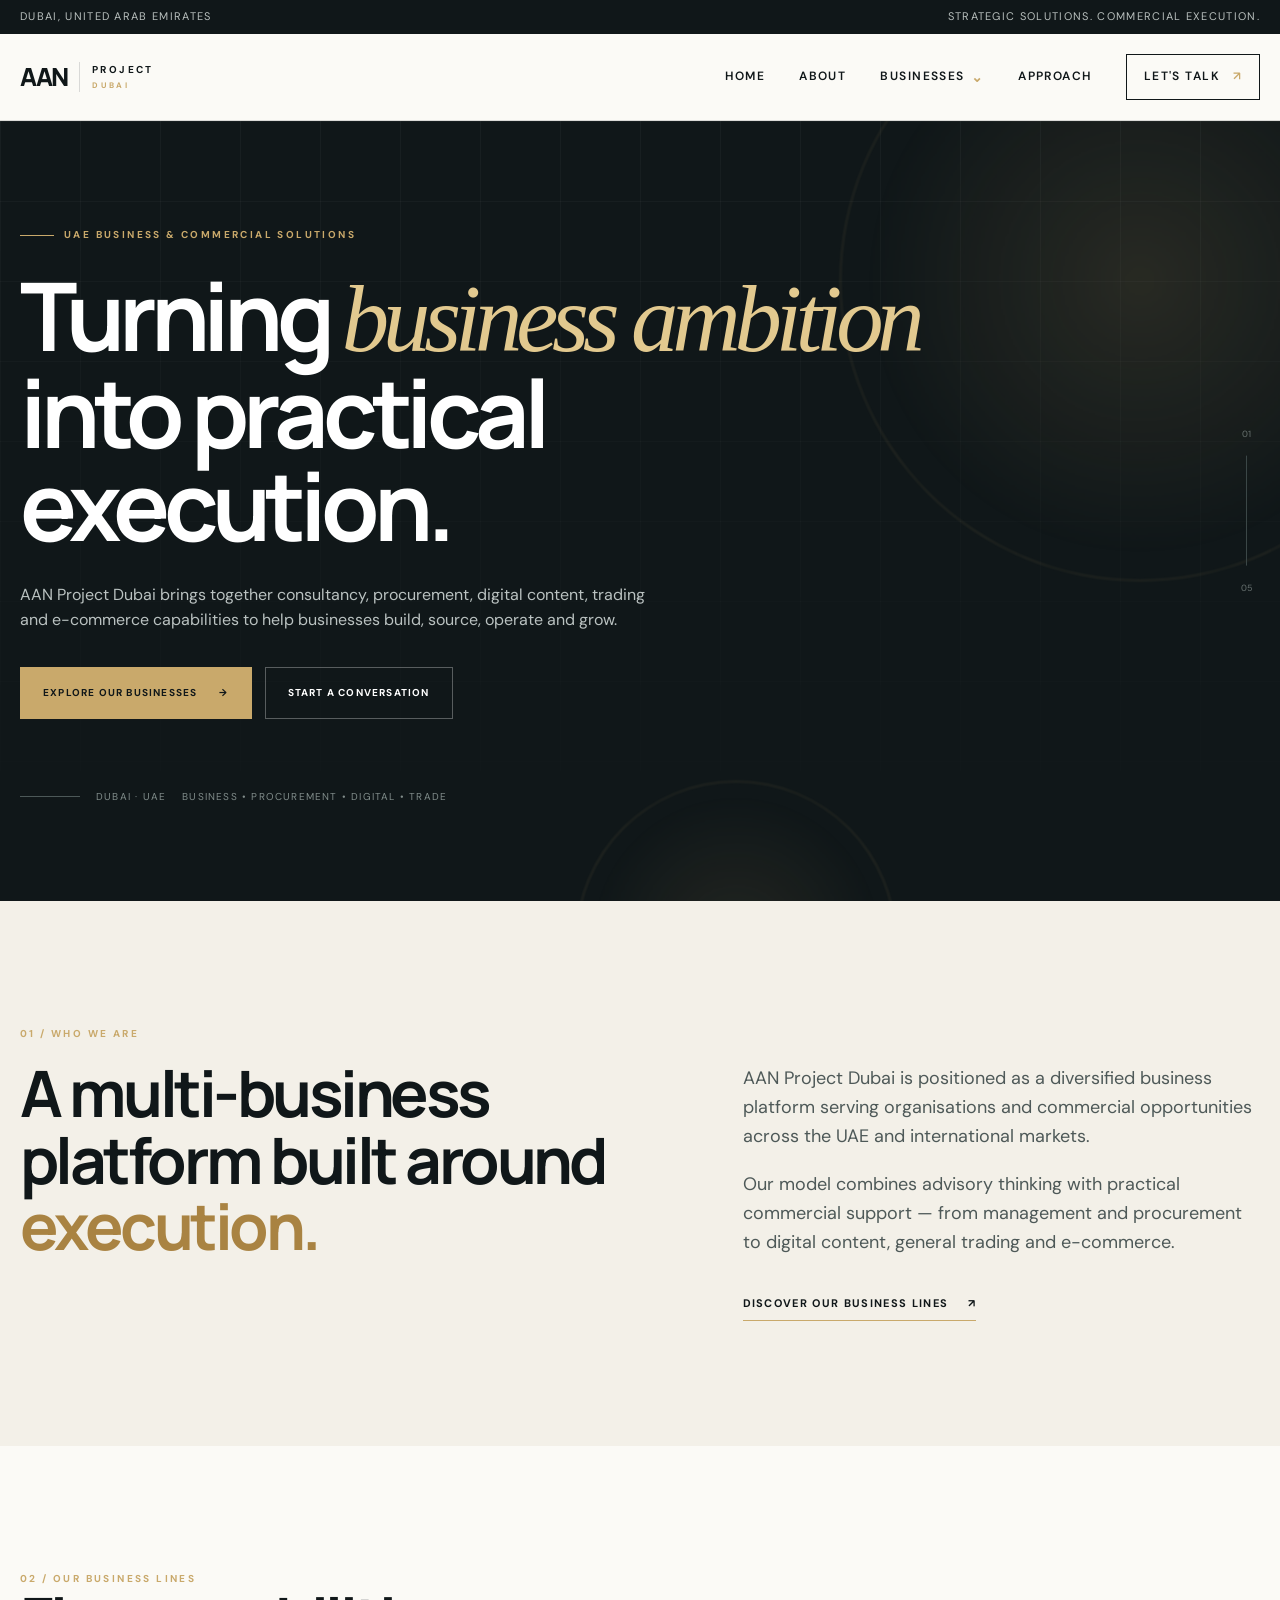
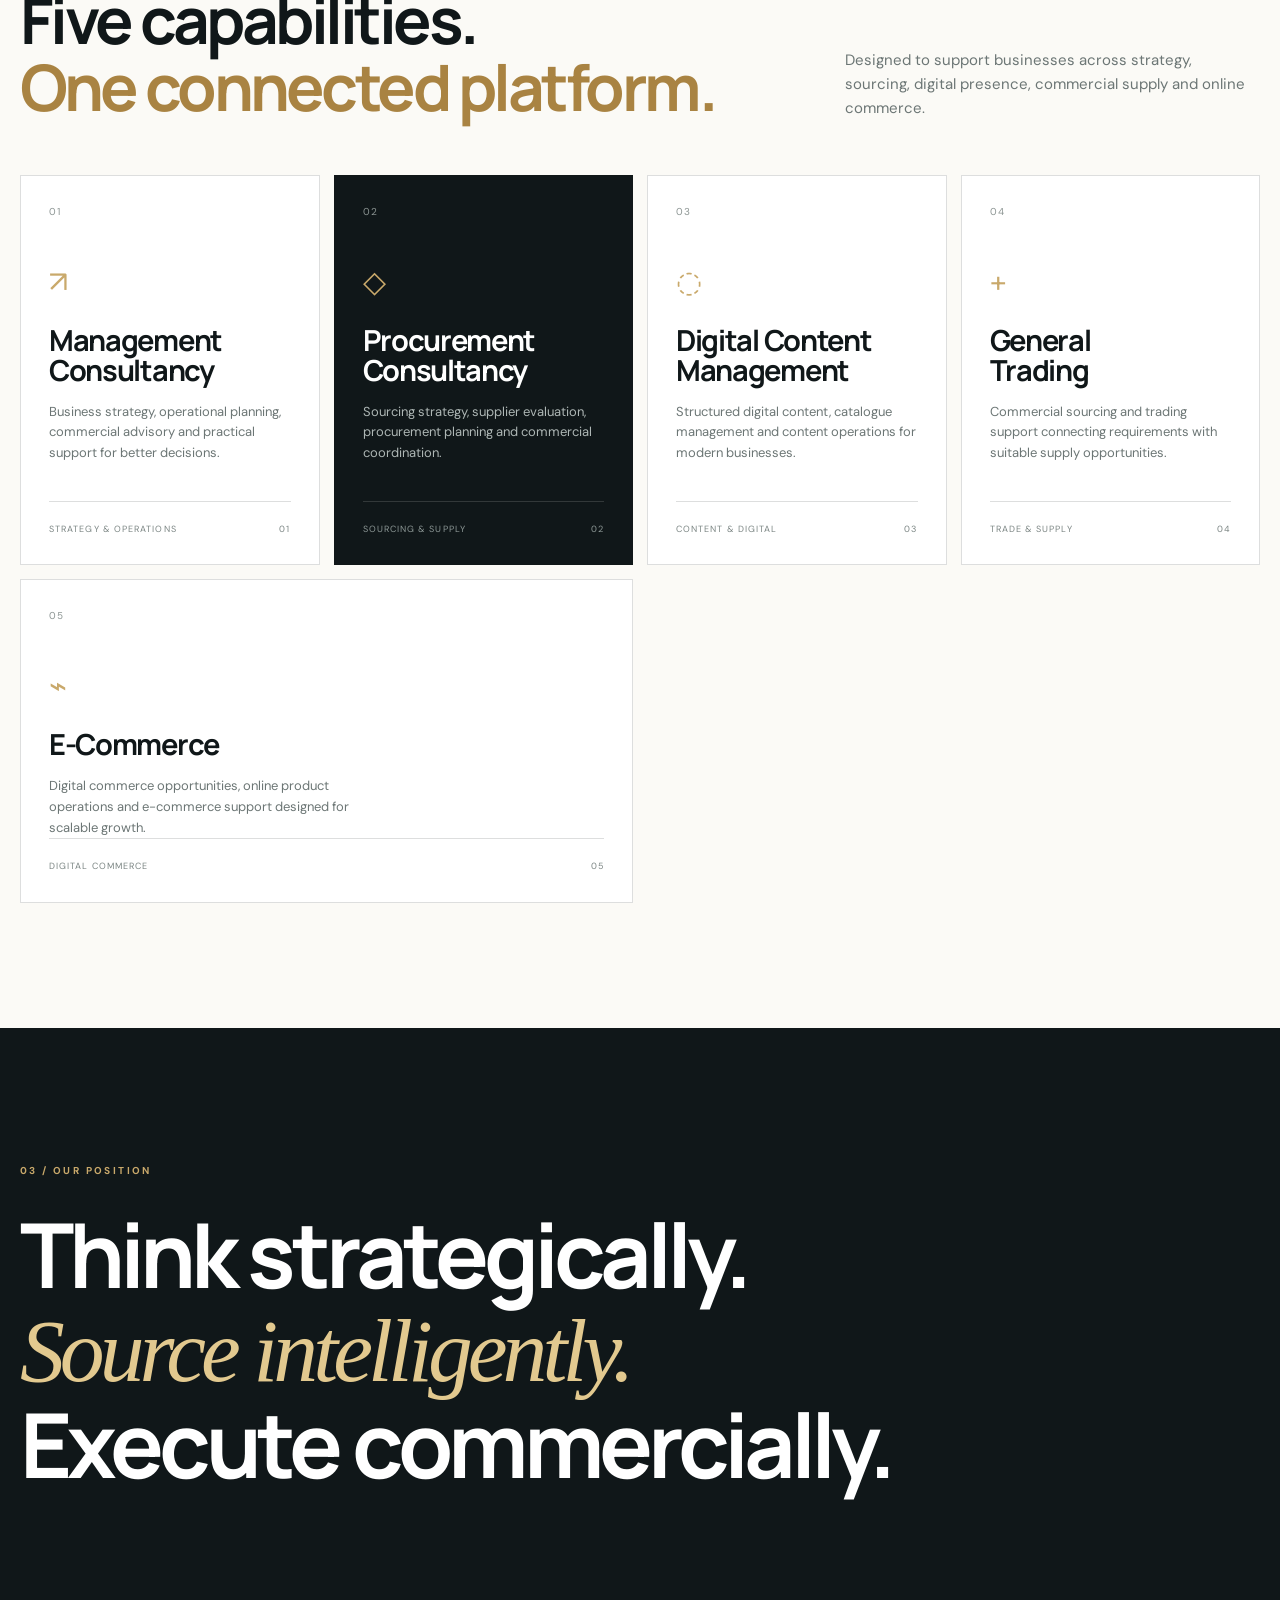
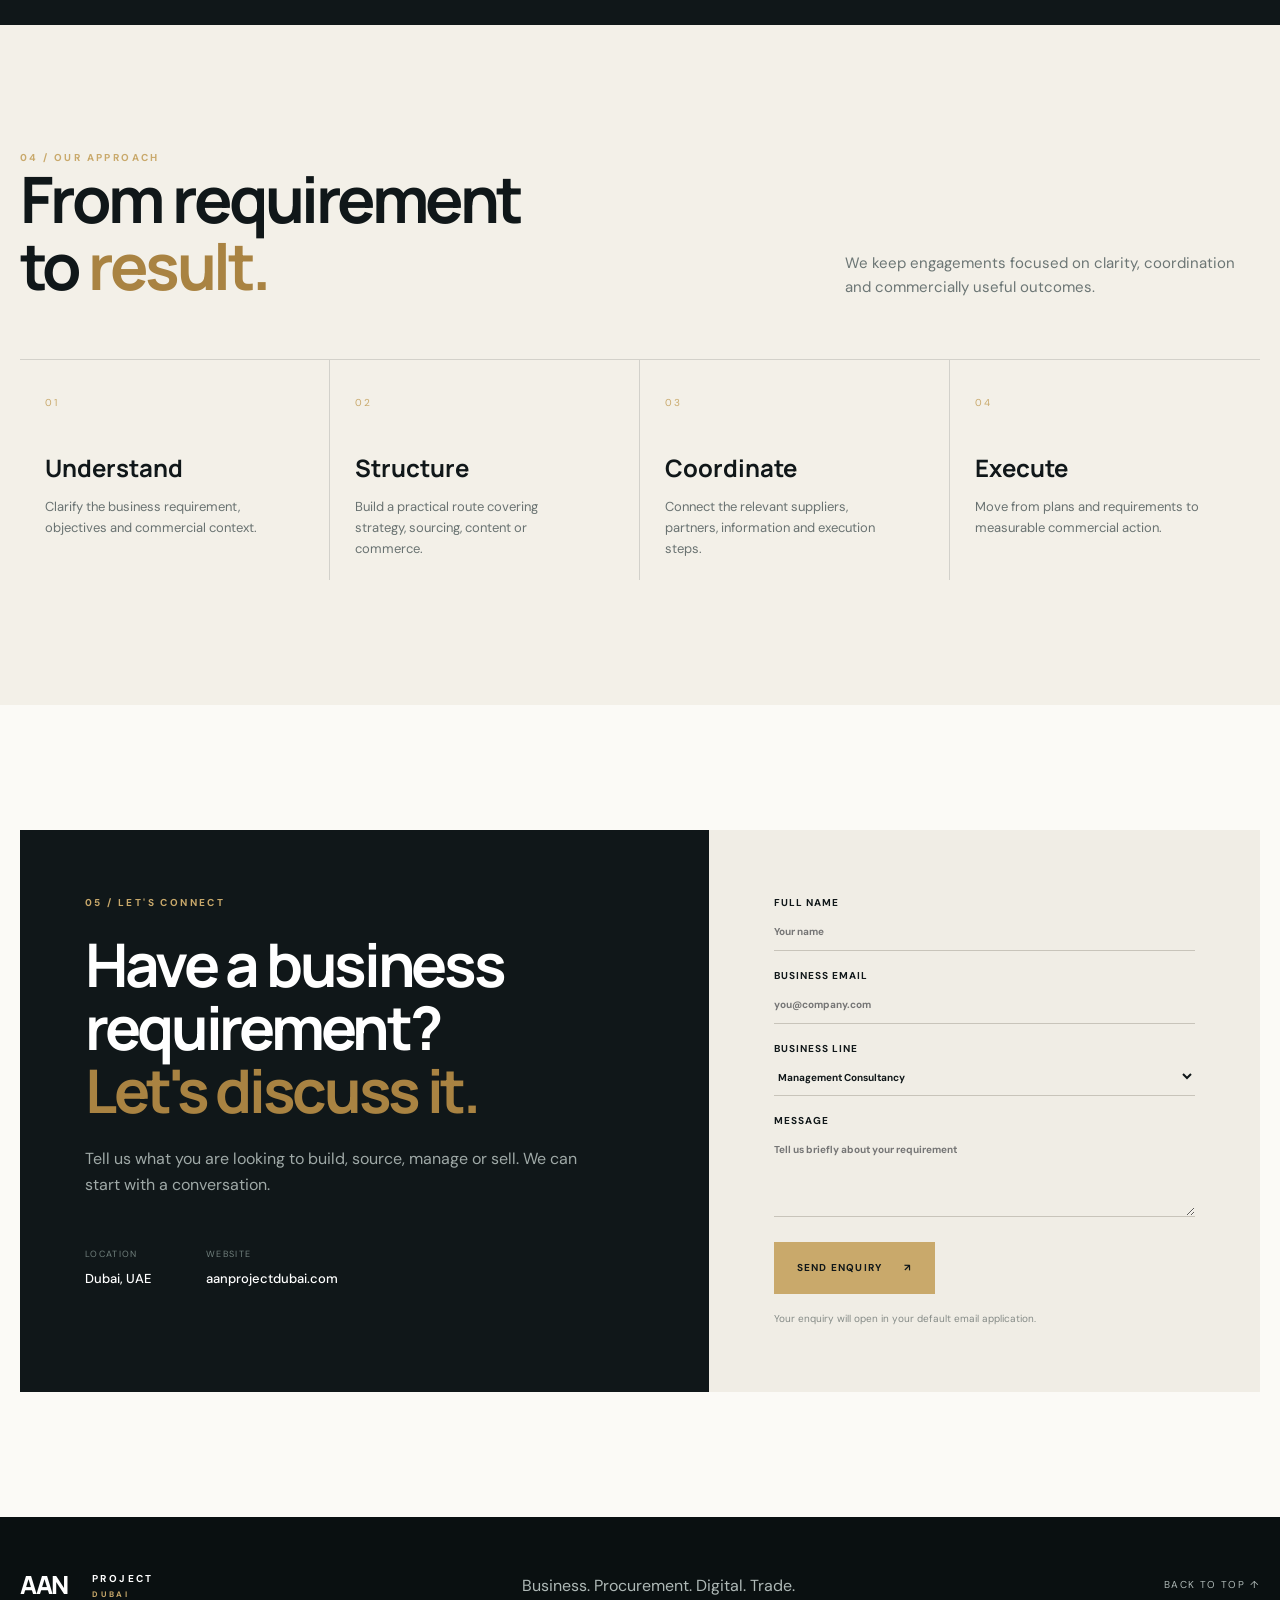
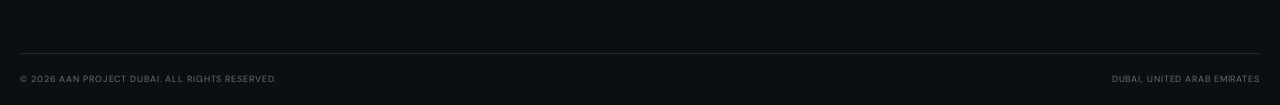
<file: index.html>
<!DOCTYPE html>
<html lang="en">
<head>
  <meta charset="UTF-8">
  <meta name="viewport" content="width=device-width, initial-scale=1.0">
  <meta name="description" content="AAN Project Dubai — Management Consultancy, Procurement Consultancy, Digital Content Management, General Trading and E-Commerce.">
  <title>AAN Project Dubai | Business. Procurement. Digital. Trade.</title>
  <link rel="preconnect" href="https://fonts.googleapis.com">
  <link rel="preconnect" href="https://fonts.gstatic.com" crossorigin>
  <link href="https://fonts.googleapis.com/css2?family=DM+Sans:wght@400;500;600;700&family=Manrope:wght@500;600;700;800&display=swap" rel="stylesheet">
  <link rel="stylesheet" href="styles.css">
</head>
<body>
  <div class="topbar">
    <div class="container topbar-inner">
      <span>Dubai, United Arab Emirates</span>
      <span>Strategic solutions. Commercial execution.</span>
    </div>
  </div>

  <header class="site-header" id="header">
    <div class="container nav-wrap">
      <a class="brand" href="#home" aria-label="AAN Project Dubai home">
        <span class="brand-mark">AAN</span>
        <span class="brand-name">PROJECT <small>DUBAI</small></span>
      </a>

      <button class="menu-toggle" aria-label="Open menu" aria-expanded="false">
        <span></span><span></span><span></span>
      </button>

      <nav class="nav">
        <a href="#home">Home</a>
        <a href="#about">About</a>
        <div class="nav-businesses">
          <a href="#business" class="businesses-toggle">Businesses <span class="nav-chevron">⌄</span></a>
          <div class="business-dropdown">
            <a href="management-consultancy.html"><span>01</span> Management Consultancy</a>
            <a href="procurement-consultancy.html"><span>02</span> Procurement Consultancy</a>
            <a href="digital-content-management.html"><span>03</span> Digital Content Management</a>
            <a href="general-trading.html"><span>04</span> General Trading</a>
            <a href="e-commerce.html"><span>05</span> E-Commerce</a>
          </div>
        </div>
        <a href="#approach">Approach</a>
        <a href="#contact" class="nav-cta">Let's Talk <span>↗</span></a>
      </nav>
    </div>
  </header>

  <main>
    <section class="hero" id="home">
      <div class="hero-grid"></div>
      <div class="hero-orb orb-one"></div>
      <div class="hero-orb orb-two"></div>

      <div class="container hero-content">
        <div class="eyebrow"><span></span> UAE Business & Commercial Solutions</div>
        <h1>Turning <em>business ambition</em> into practical execution.</h1>
        <p class="hero-copy">
          AAN Project Dubai brings together consultancy, procurement, digital content,
          trading and e-commerce capabilities to help businesses build, source, operate and grow.
        </p>
        <div class="hero-actions">
          <a href="#business" class="btn btn-primary">Explore Our Businesses <span>→</span></a>
          <a href="#contact" class="btn btn-ghost">Start a Conversation</a>
        </div>
        <div class="hero-note">
          <div class="note-line"></div>
          <span>Dubai · UAE</span>
          <span>Business • Procurement • Digital • Trade</span>
        </div>
      </div>

      <div class="hero-side">
        <span>01</span>
        <div></div>
        <span>05</span>
      </div>
    </section>

    <section class="intro section" id="about">
      <div class="container intro-grid">
        <div>
          <p class="section-kicker">01 / WHO WE ARE</p>
          <h2>A multi-business platform built around <span>execution.</span></h2>
        </div>
        <div class="intro-copy">
          <p>
            AAN Project Dubai is positioned as a diversified business platform serving
            organisations and commercial opportunities across the UAE and international markets.
          </p>
          <p>
            Our model combines advisory thinking with practical commercial support —
            from management and procurement to digital content, general trading and e-commerce.
          </p>
          <a class="text-link" href="#business">Discover our business lines <span>↗</span></a>
        </div>
      </div>
    </section>

    <section class="business section" id="business">
      <div class="container">
        <div class="section-head">
          <div>
            <p class="section-kicker">02 / OUR BUSINESS LINES</p>
            <h2>Five capabilities.<br><span>One connected platform.</span></h2>
          </div>
          <p class="section-summary">
            Designed to support businesses across strategy, sourcing, digital presence,
            commercial supply and online commerce.
          </p>
        </div>

        <div class="business-list">
          <a class="business-card business-card-link" href="management-consultancy.html">
            <div class="card-number">01</div>
            <div class="card-icon">↗</div>
            <h3>Management<br>Consultancy</h3>
            <p>Business strategy, operational planning, commercial advisory and practical support for better decisions.</p>
            <div class="card-bottom"><span>Strategy & Operations</span><span>01</span></div>
          </a>

          <a class="business-card business-card-link featured" href="procurement-consultancy.html">
            <div class="card-number">02</div>
            <div class="card-icon">◇</div>
            <h3>Procurement<br>Consultancy</h3>
            <p>Sourcing strategy, supplier evaluation, procurement planning and commercial coordination.</p>
            <div class="card-bottom"><span>Sourcing & Supply</span><span>02</span></div>
          </a>

          <a class="business-card business-card-link" href="digital-content-management.html">
            <div class="card-number">03</div>
            <div class="card-icon">◌</div>
            <h3>Digital Content<br>Management</h3>
            <p>Structured digital content, catalogue management and content operations for modern businesses.</p>
            <div class="card-bottom"><span>Content & Digital</span><span>03</span></div>
          </a>

          <a class="business-card business-card-link" href="general-trading.html">
            <div class="card-number">04</div>
            <div class="card-icon">+</div>
            <h3>General<br>Trading</h3>
            <p>Commercial sourcing and trading support connecting requirements with suitable supply opportunities.</p>
            <div class="card-bottom"><span>Trade & Supply</span><span>04</span></div>
          </a>

          <a class="business-card business-card-link wide" href="e-commerce.html">
            <div class="card-number">05</div>
            <div class="card-icon">⌁</div>
            <div>
              <h3>E-Commerce</h3>
              <p>Digital commerce opportunities, online product operations and e-commerce support designed for scalable growth.</p>
            </div>
            <div class="card-bottom"><span>Digital Commerce</span><span>05</span></div>
          </a>
        </div>
      </div>
    </section>

    <section class="statement">
      <div class="container statement-inner">
        <p class="section-kicker">03 / OUR POSITION</p>
        <h2>Think strategically.<br><i>Source intelligently.</i><br>Execute commercially.</h2>
      </div>
    </section>

    <section class="approach section" id="approach">
      <div class="container">
        <div class="section-head approach-head">
          <div>
            <p class="section-kicker">04 / OUR APPROACH</p>
            <h2>From requirement<br>to <span>result.</span></h2>
          </div>
          <p class="section-summary">
            We keep engagements focused on clarity, coordination and commercially useful outcomes.
          </p>
        </div>

        <div class="process">
          <div class="process-item">
            <span>01</span>
            <h3>Understand</h3>
            <p>Clarify the business requirement, objectives and commercial context.</p>
          </div>
          <div class="process-item">
            <span>02</span>
            <h3>Structure</h3>
            <p>Build a practical route covering strategy, sourcing, content or commerce.</p>
          </div>
          <div class="process-item">
            <span>03</span>
            <h3>Coordinate</h3>
            <p>Connect the relevant suppliers, partners, information and execution steps.</p>
          </div>
          <div class="process-item">
            <span>04</span>
            <h3>Execute</h3>
            <p>Move from plans and requirements to measurable commercial action.</p>
          </div>
        </div>
      </div>
    </section>

    <section class="contact section" id="contact">
      <div class="container contact-box">
        <div class="contact-copy">
          <p class="section-kicker">05 / LET'S CONNECT</p>
          <h2>Have a business requirement?<br><span>Let's discuss it.</span></h2>
          <p>Tell us what you are looking to build, source, manage or sell. We can start with a conversation.</p>
          <div class="contact-meta">
            <div><small>Location</small><strong>Dubai, UAE</strong></div>
            <div><small>Website</small><strong>aanprojectdubai.com</strong></div>
          </div>
        </div>

        <form class="contact-form" id="contactForm">
          <label>Full Name<input type="text" name="name" placeholder="Your name" required></label>
          <label>Business Email<input type="email" name="email" placeholder="you@company.com" required></label>
          <label>Business Line
            <select name="business">
              <option>Management Consultancy</option>
              <option>Procurement Consultancy</option>
              <option>Digital Content Management</option>
              <option>General Trading</option>
              <option>E-Commerce</option>
            </select>
          </label>
          <label>Message<textarea name="message" rows="4" placeholder="Tell us briefly about your requirement"></textarea></label>
          <button class="btn btn-primary submit" type="submit">Send Enquiry <span>↗</span></button>
          <p class="form-note" id="formNote">Your enquiry will open in your default email application.</p>
        </form>
      </div>
    </section>
  </main>

  <footer class="footer">
    <div class="container footer-top">
      <a class="brand" href="#home">
        <span class="brand-mark">AAN</span>
        <span class="brand-name">PROJECT <small>DUBAI</small></span>
      </a>
      <p>Business. Procurement. Digital. Trade.</p>
      <a href="#home" class="back-top">Back to top ↑</a>
    </div>
    <div class="container footer-bottom">
      <span>© 2026 AAN Project Dubai. All rights reserved.</span>
      <span>Dubai, United Arab Emirates</span>
    </div>
  </footer>

  <script src="script.js"></script>
</body>
</html>
</file>
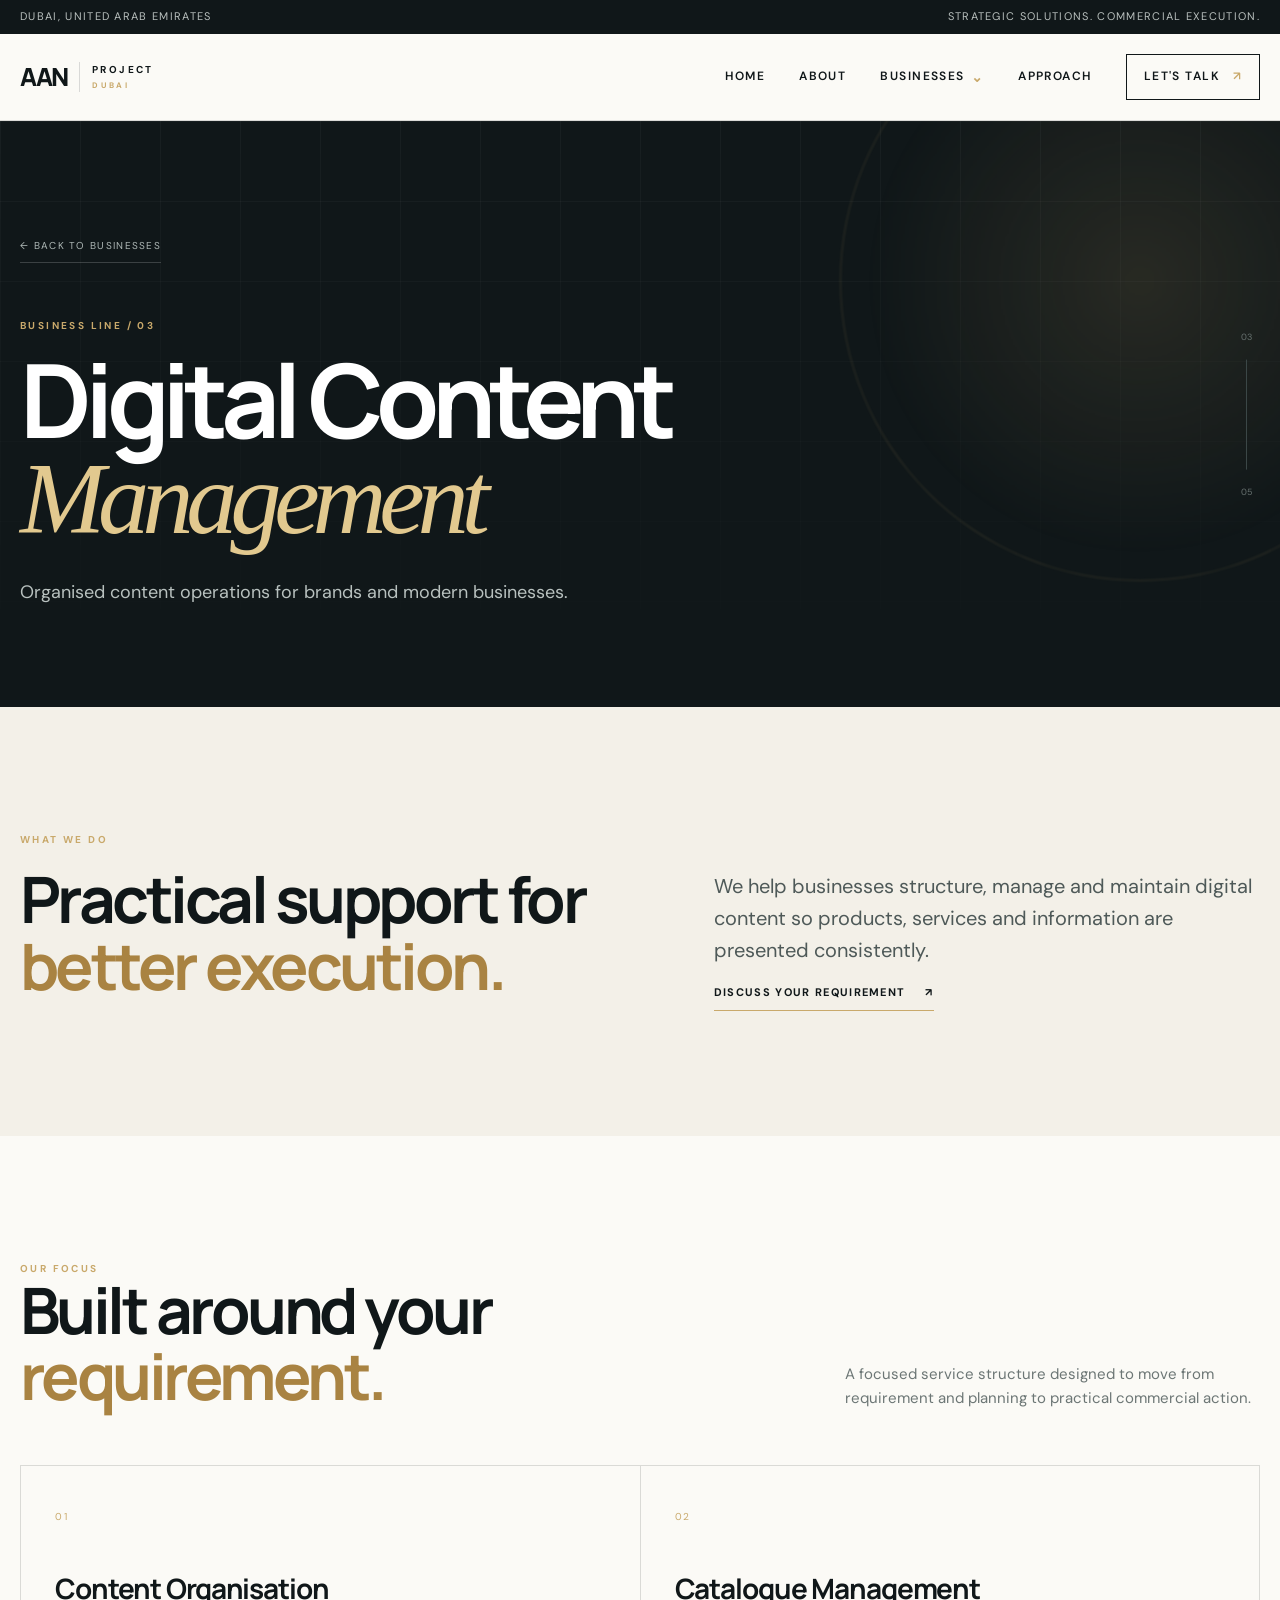
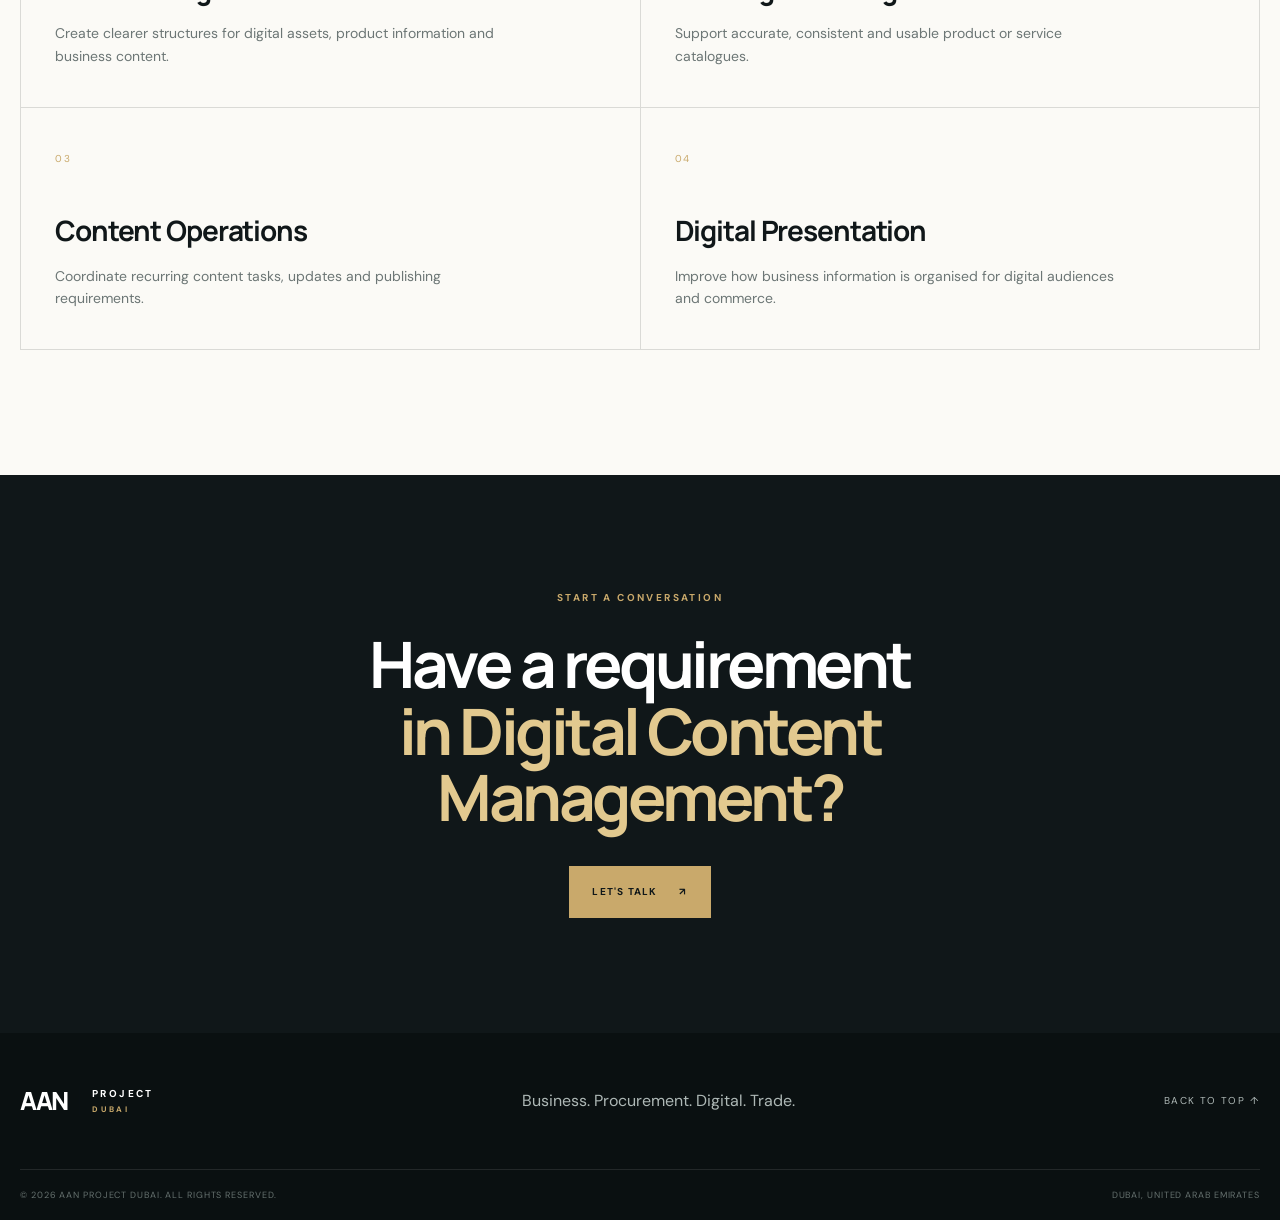
<file: digital-content-management.html>
<!DOCTYPE html>
<html lang="en">
<head>
  <meta charset="UTF-8">
  <meta name="viewport" content="width=device-width, initial-scale=1.0">
  <meta name="description" content="AAN Project Dubai — Organised content operations for brands and modern businesses.">
  <title>Digital Content Management | AAN Project Dubai</title>
  <link rel="preconnect" href="https://fonts.googleapis.com">
  <link rel="preconnect" href="https://fonts.gstatic.com" crossorigin>
  <link href="https://fonts.googleapis.com/css2?family=DM+Sans:wght@400;500;600;700&family=Manrope:wght@500;600;700;800&display=swap" rel="stylesheet">
  <link rel="stylesheet" href="styles.css">
</head>
<body class="business-detail-page">
  <div class="topbar">
    <div class="container topbar-inner">
      <span>Dubai, United Arab Emirates</span>
      <span>Strategic solutions. Commercial execution.</span>
    </div>
  </div>

  <header class="site-header" id="header">
    <div class="container nav-wrap">
      <a class="brand" href="index.html" aria-label="AAN Project Dubai home">
        <span class="brand-mark">AAN</span>
        <span class="brand-name">PROJECT <small>DUBAI</small></span>
      </a>
      <button class="menu-toggle" aria-label="Open menu" aria-expanded="false">
        <span></span><span></span><span></span>
      </button>
      <nav class="nav">
        <a href="index.html">Home</a>
        <a href="index.html#about">About</a>
        <div class="nav-businesses">
          <a href="index.html#business" class="businesses-toggle">Businesses <span class="nav-chevron">⌄</span></a>
          <div class="business-dropdown">
            <a href="management-consultancy.html"><span>01</span> Management Consultancy</a>
            <a href="procurement-consultancy.html"><span>02</span> Procurement Consultancy</a>
            <a href="digital-content-management.html"><span>03</span> Digital Content Management</a>
            <a href="general-trading.html"><span>04</span> General Trading</a>
            <a href="e-commerce.html"><span>05</span> E-Commerce</a>
          </div>
        </div>
        <a href="index.html#approach">Approach</a>
        <a href="index.html#contact" class="nav-cta">Let's Talk <span>↗</span></a>
      </nav>
    </div>
  </header>

  <main>
    <section class="detail-hero">
      <div class="hero-grid"></div>
      <div class="hero-orb orb-one"></div>
      <div class="container detail-hero-inner">
        <a class="back-link" href="index.html#business">← Back to Businesses</a>
        <p class="section-kicker">BUSINESS LINE / 03</p>
        <h1>Digital Content<br><em>Management</em></h1>
        <p class="detail-lead">Organised content operations for brands and modern businesses.</p>
      </div>
      <div class="hero-side"><span>03</span><div></div><span>05</span></div>
    </section>

    <section class="detail-intro section">
      <div class="container detail-intro-grid">
        <div>
          <p class="section-kicker">WHAT WE DO</p>
          <h2>Practical support for <span>better execution.</span></h2>
        </div>
        <div class="detail-copy">
          <p>We help businesses structure, manage and maintain digital content so products, services and information are presented consistently.</p>
          <a class="text-link" href="index.html#contact">Discuss your requirement <span>↗</span></a>
        </div>
      </div>
    </section>

    <section class="detail-services section">
      <div class="container">
        <div class="section-head">
          <div>
            <p class="section-kicker">OUR FOCUS</p>
            <h2>Built around your <span>requirement.</span></h2>
          </div>
          <p class="section-summary">A focused service structure designed to move from requirement and planning to practical commercial action.</p>
        </div>
        <div class="service-grid">
          <article class="service-item"><span>01</span><h3>Content Organisation</h3><p>Create clearer structures for digital assets, product information and business content.</p></article><article class="service-item"><span>02</span><h3>Catalogue Management</h3><p>Support accurate, consistent and usable product or service catalogues.</p></article><article class="service-item"><span>03</span><h3>Content Operations</h3><p>Coordinate recurring content tasks, updates and publishing requirements.</p></article><article class="service-item"><span>04</span><h3>Digital Presentation</h3><p>Improve how business information is organised for digital audiences and commerce.</p></article>
        </div>
      </div>
    </section>

    <section class="detail-cta">
      <div class="container detail-cta-inner">
        <p class="section-kicker">START A CONVERSATION</p>
        <h2>Have a requirement<br><span>in Digital Content Management?</span></h2>
        <a href="index.html#contact" class="btn btn-primary">Let's Talk <span>↗</span></a>
      </div>
    </section>
  </main>

  <footer class="footer">
    <div class="container footer-top">
      <a class="brand" href="index.html">
        <span class="brand-mark">AAN</span>
        <span class="brand-name">PROJECT <small>DUBAI</small></span>
      </a>
      <p>Business. Procurement. Digital. Trade.</p>
      <a href="#" class="back-top">Back to top ↑</a>
    </div>
    <div class="container footer-bottom">
      <span>© 2026 AAN Project Dubai. All rights reserved.</span>
      <span>Dubai, United Arab Emirates</span>
    </div>
  </footer>
  <script src="script.js"></script>
</body>
</html>
</file>
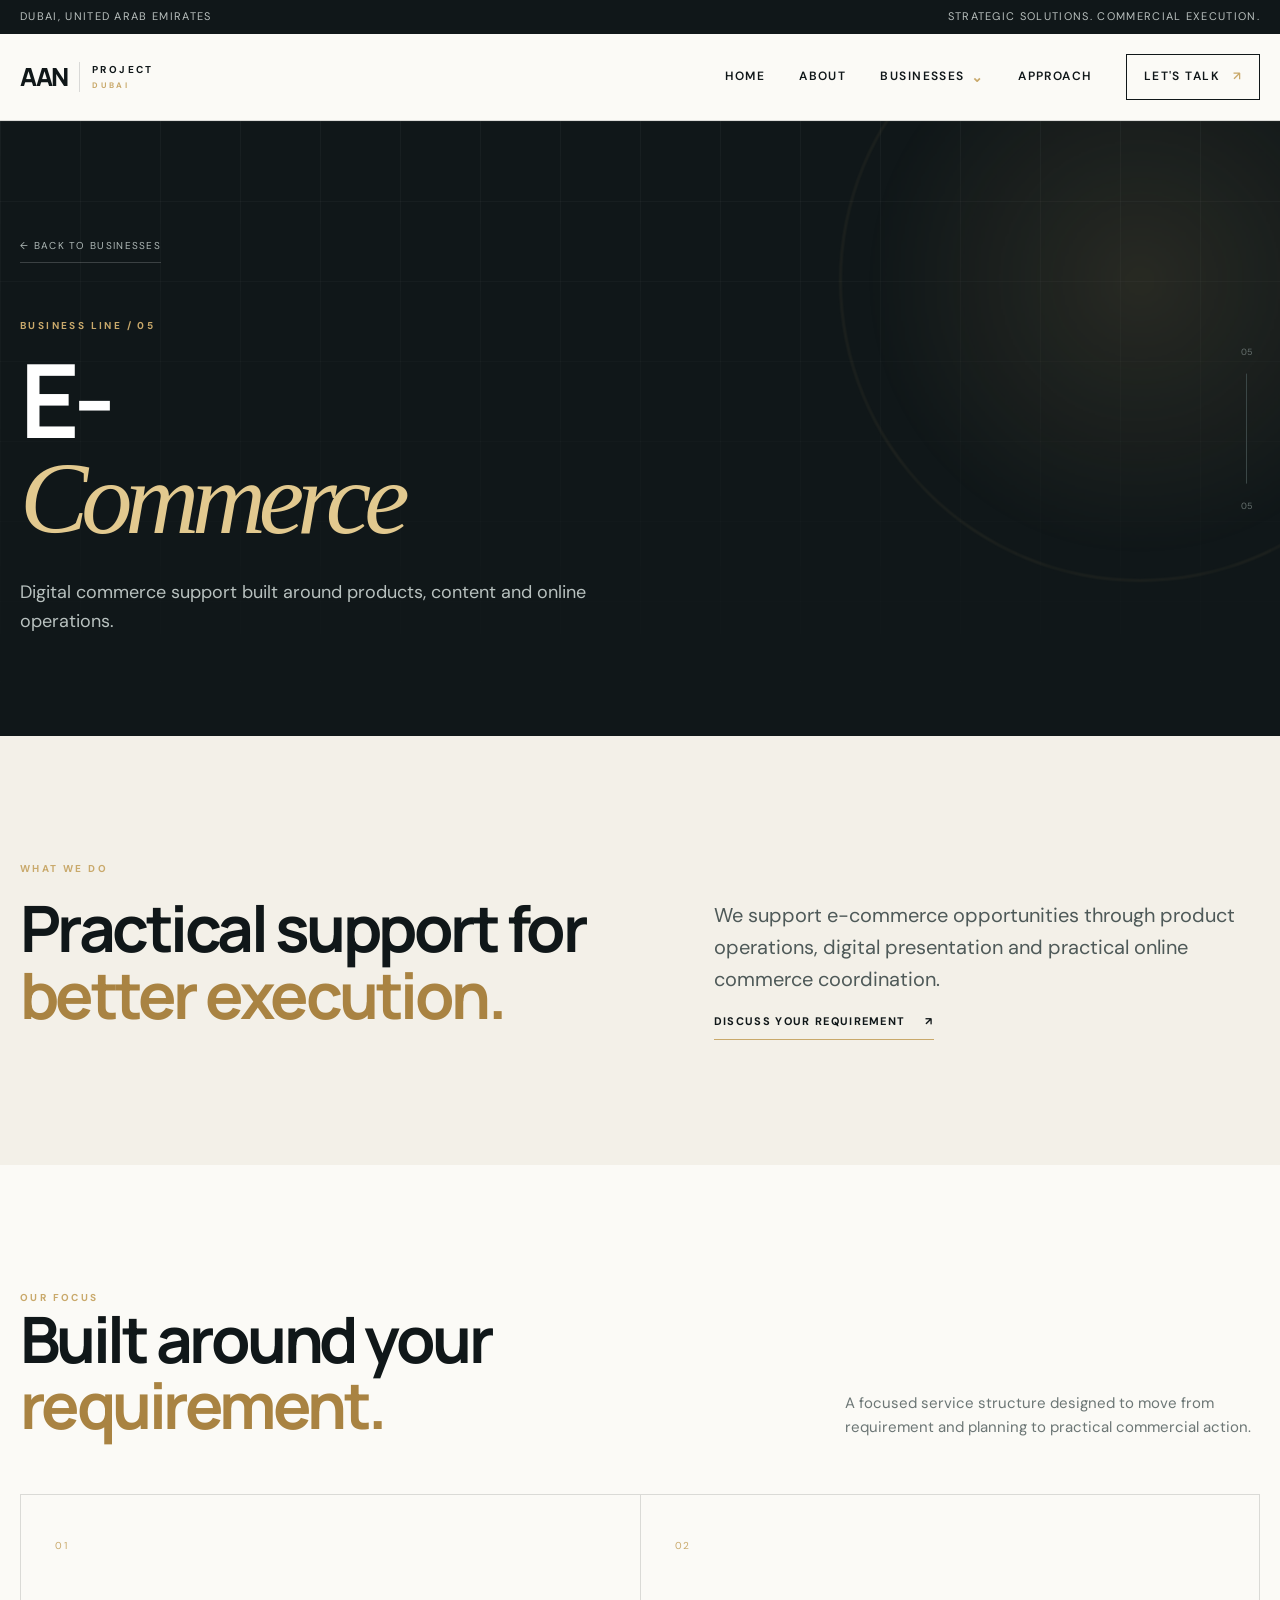
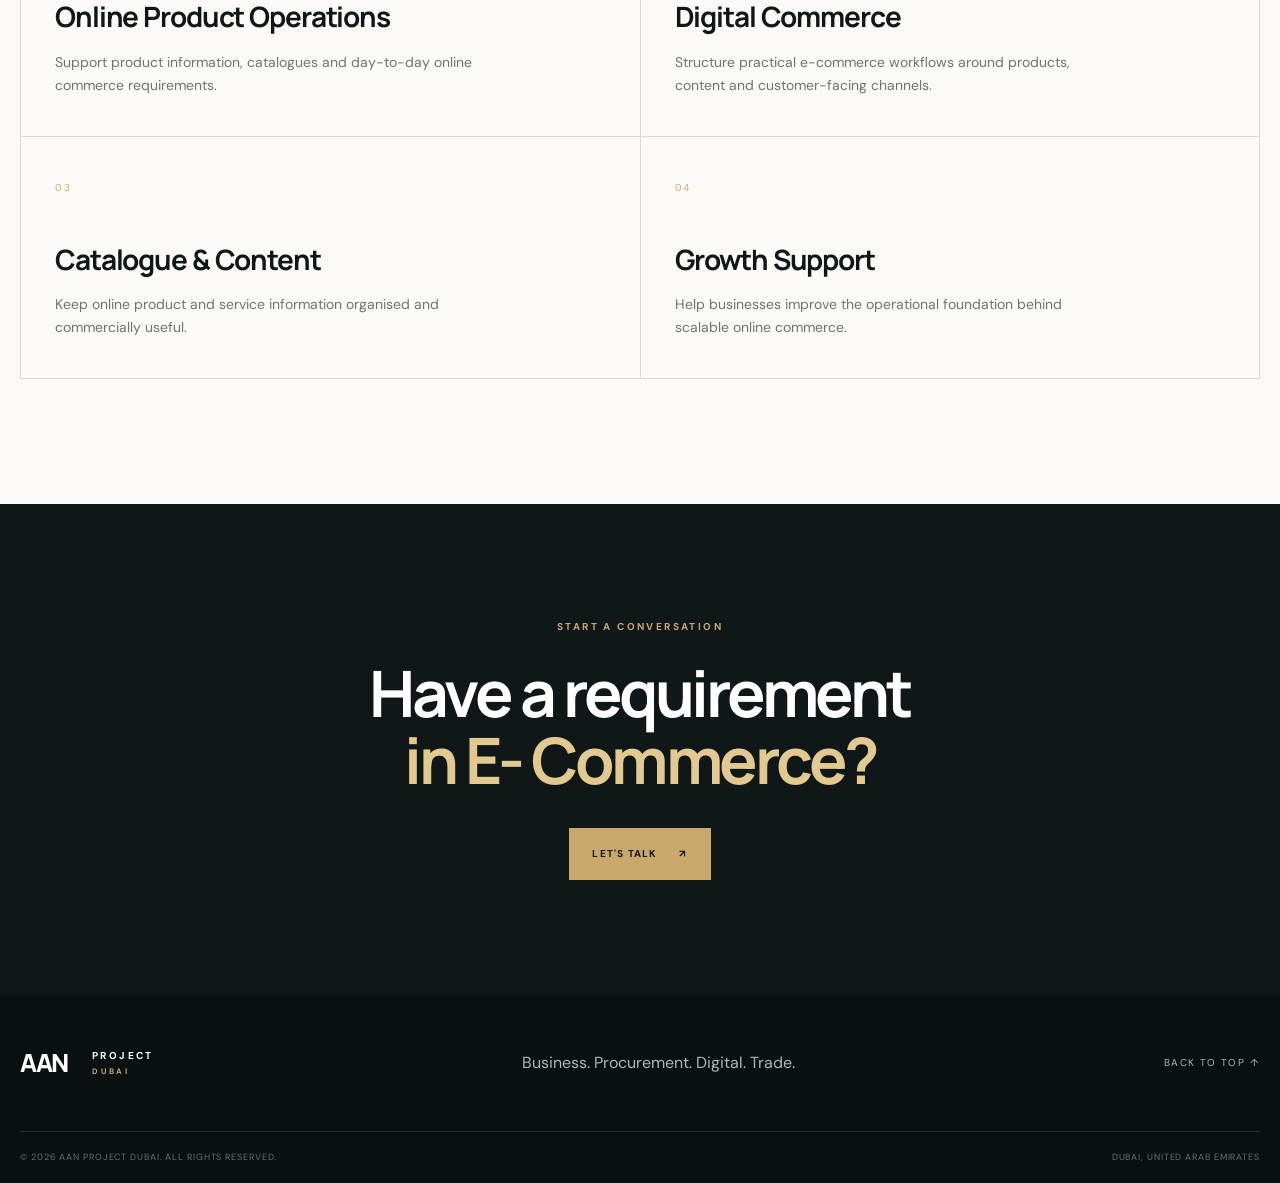
<file: e-commerce.html>
<!DOCTYPE html>
<html lang="en">
<head>
  <meta charset="UTF-8">
  <meta name="viewport" content="width=device-width, initial-scale=1.0">
  <meta name="description" content="AAN Project Dubai — Digital commerce support built around products, content and online operations.">
  <title>E- Commerce | AAN Project Dubai</title>
  <link rel="preconnect" href="https://fonts.googleapis.com">
  <link rel="preconnect" href="https://fonts.gstatic.com" crossorigin>
  <link href="https://fonts.googleapis.com/css2?family=DM+Sans:wght@400;500;600;700&family=Manrope:wght@500;600;700;800&display=swap" rel="stylesheet">
  <link rel="stylesheet" href="styles.css">
</head>
<body class="business-detail-page">
  <div class="topbar">
    <div class="container topbar-inner">
      <span>Dubai, United Arab Emirates</span>
      <span>Strategic solutions. Commercial execution.</span>
    </div>
  </div>

  <header class="site-header" id="header">
    <div class="container nav-wrap">
      <a class="brand" href="index.html" aria-label="AAN Project Dubai home">
        <span class="brand-mark">AAN</span>
        <span class="brand-name">PROJECT <small>DUBAI</small></span>
      </a>
      <button class="menu-toggle" aria-label="Open menu" aria-expanded="false">
        <span></span><span></span><span></span>
      </button>
      <nav class="nav">
        <a href="index.html">Home</a>
        <a href="index.html#about">About</a>
        <div class="nav-businesses">
          <a href="index.html#business" class="businesses-toggle">Businesses <span class="nav-chevron">⌄</span></a>
          <div class="business-dropdown">
            <a href="management-consultancy.html"><span>01</span> Management Consultancy</a>
            <a href="procurement-consultancy.html"><span>02</span> Procurement Consultancy</a>
            <a href="digital-content-management.html"><span>03</span> Digital Content Management</a>
            <a href="general-trading.html"><span>04</span> General Trading</a>
            <a href="e-commerce.html"><span>05</span> E-Commerce</a>
          </div>
        </div>
        <a href="index.html#approach">Approach</a>
        <a href="index.html#contact" class="nav-cta">Let's Talk <span>↗</span></a>
      </nav>
    </div>
  </header>

  <main>
    <section class="detail-hero">
      <div class="hero-grid"></div>
      <div class="hero-orb orb-one"></div>
      <div class="container detail-hero-inner">
        <a class="back-link" href="index.html#business">← Back to Businesses</a>
        <p class="section-kicker">BUSINESS LINE / 05</p>
        <h1>E-<br><em>Commerce</em></h1>
        <p class="detail-lead">Digital commerce support built around products, content and online operations.</p>
      </div>
      <div class="hero-side"><span>05</span><div></div><span>05</span></div>
    </section>

    <section class="detail-intro section">
      <div class="container detail-intro-grid">
        <div>
          <p class="section-kicker">WHAT WE DO</p>
          <h2>Practical support for <span>better execution.</span></h2>
        </div>
        <div class="detail-copy">
          <p>We support e-commerce opportunities through product operations, digital presentation and practical online commerce coordination.</p>
          <a class="text-link" href="index.html#contact">Discuss your requirement <span>↗</span></a>
        </div>
      </div>
    </section>

    <section class="detail-services section">
      <div class="container">
        <div class="section-head">
          <div>
            <p class="section-kicker">OUR FOCUS</p>
            <h2>Built around your <span>requirement.</span></h2>
          </div>
          <p class="section-summary">A focused service structure designed to move from requirement and planning to practical commercial action.</p>
        </div>
        <div class="service-grid">
          <article class="service-item"><span>01</span><h3>Online Product Operations</h3><p>Support product information, catalogues and day-to-day online commerce requirements.</p></article><article class="service-item"><span>02</span><h3>Digital Commerce</h3><p>Structure practical e-commerce workflows around products, content and customer-facing channels.</p></article><article class="service-item"><span>03</span><h3>Catalogue & Content</h3><p>Keep online product and service information organised and commercially useful.</p></article><article class="service-item"><span>04</span><h3>Growth Support</h3><p>Help businesses improve the operational foundation behind scalable online commerce.</p></article>
        </div>
      </div>
    </section>

    <section class="detail-cta">
      <div class="container detail-cta-inner">
        <p class="section-kicker">START A CONVERSATION</p>
        <h2>Have a requirement<br><span>in E- Commerce?</span></h2>
        <a href="index.html#contact" class="btn btn-primary">Let's Talk <span>↗</span></a>
      </div>
    </section>
  </main>

  <footer class="footer">
    <div class="container footer-top">
      <a class="brand" href="index.html">
        <span class="brand-mark">AAN</span>
        <span class="brand-name">PROJECT <small>DUBAI</small></span>
      </a>
      <p>Business. Procurement. Digital. Trade.</p>
      <a href="#" class="back-top">Back to top ↑</a>
    </div>
    <div class="container footer-bottom">
      <span>© 2026 AAN Project Dubai. All rights reserved.</span>
      <span>Dubai, United Arab Emirates</span>
    </div>
  </footer>
  <script src="script.js"></script>
</body>
</html>
</file>
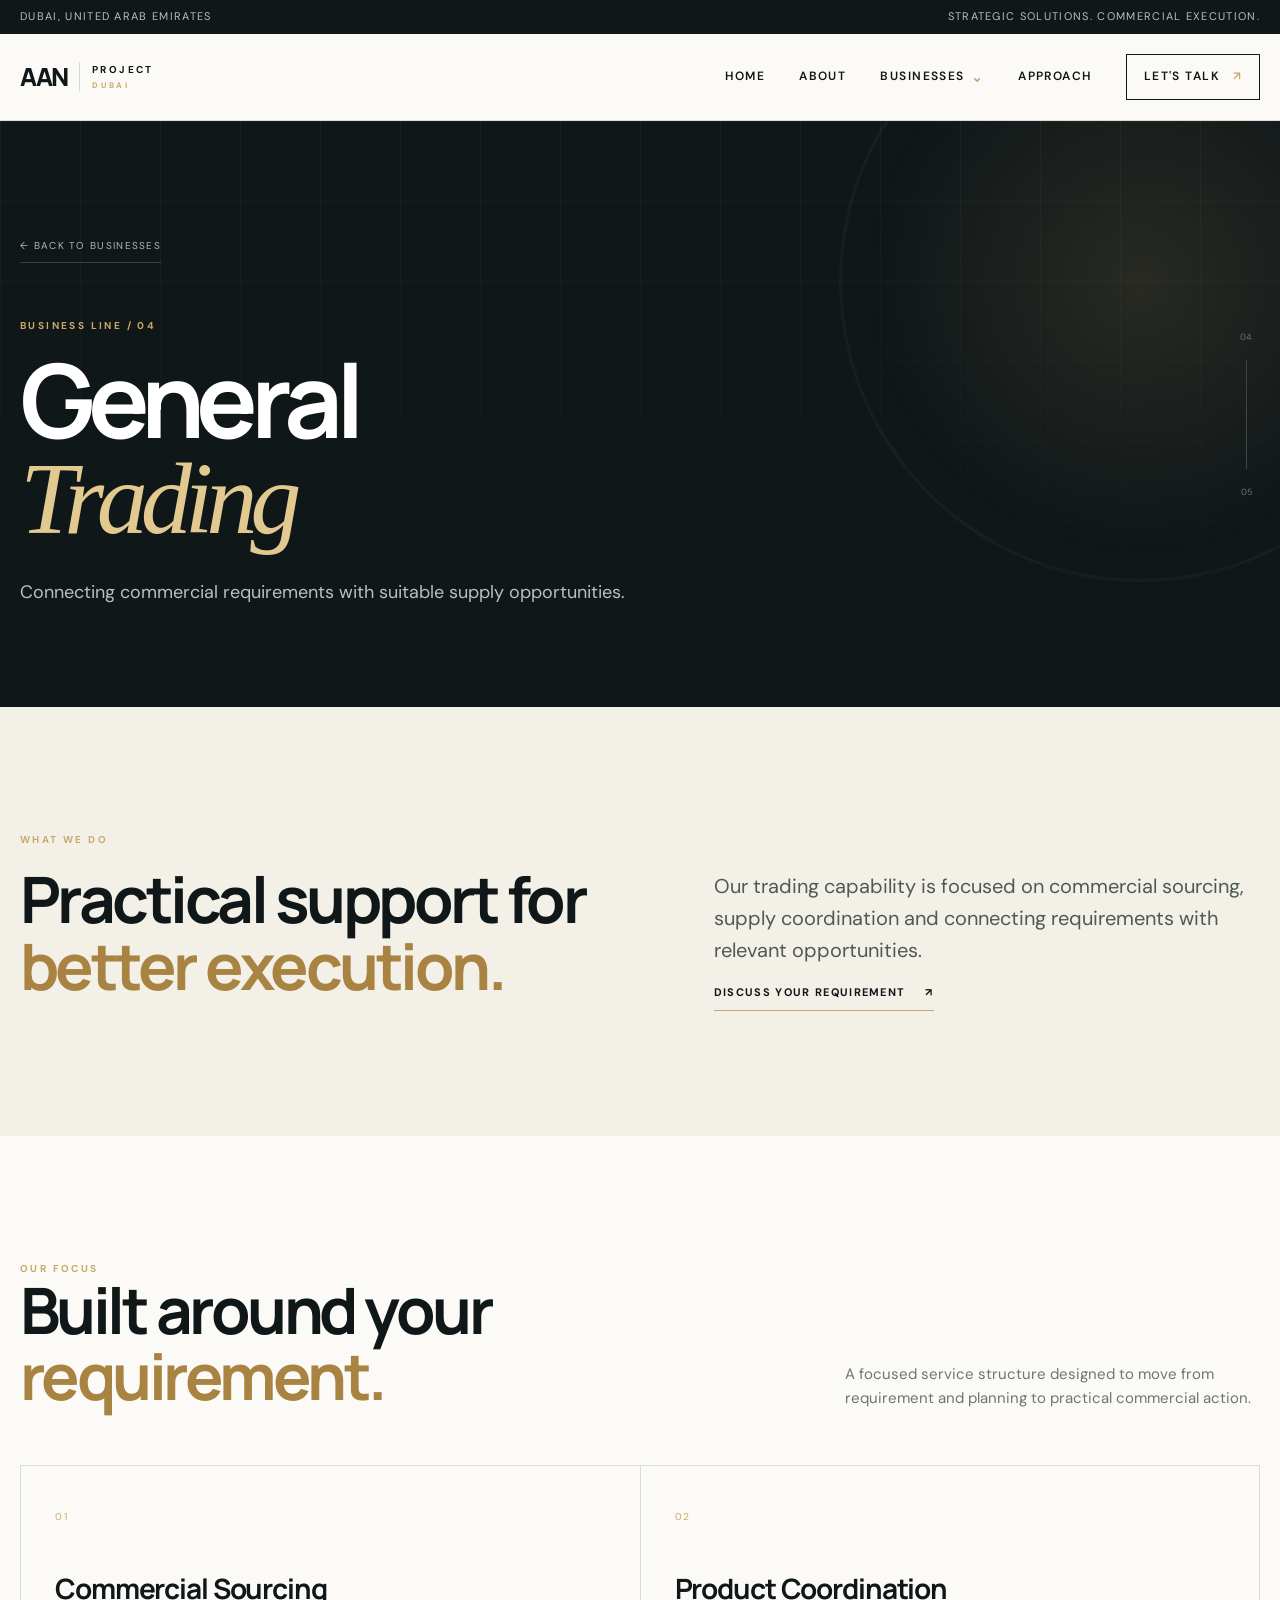
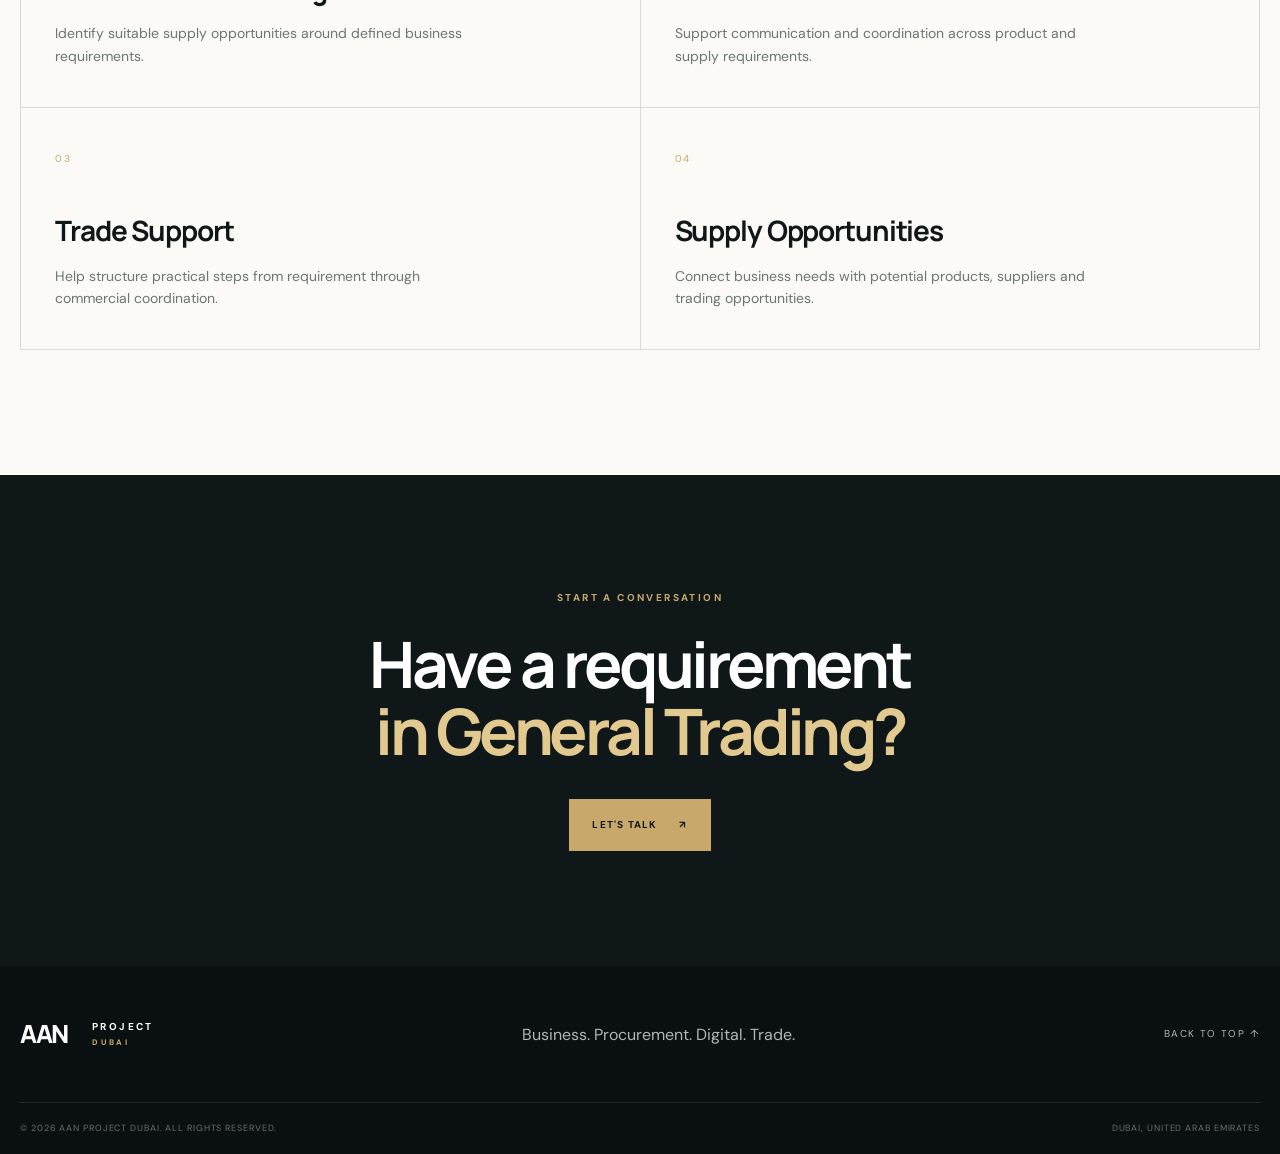
<file: general-trading.html>
<!DOCTYPE html>
<html lang="en">
<head>
  <meta charset="UTF-8">
  <meta name="viewport" content="width=device-width, initial-scale=1.0">
  <meta name="description" content="AAN Project Dubai — Connecting commercial requirements with suitable supply opportunities.">
  <title>General Trading | AAN Project Dubai</title>
  <link rel="preconnect" href="https://fonts.googleapis.com">
  <link rel="preconnect" href="https://fonts.gstatic.com" crossorigin>
  <link href="https://fonts.googleapis.com/css2?family=DM+Sans:wght@400;500;600;700&family=Manrope:wght@500;600;700;800&display=swap" rel="stylesheet">
  <link rel="stylesheet" href="styles.css">
</head>
<body class="business-detail-page">
  <div class="topbar">
    <div class="container topbar-inner">
      <span>Dubai, United Arab Emirates</span>
      <span>Strategic solutions. Commercial execution.</span>
    </div>
  </div>

  <header class="site-header" id="header">
    <div class="container nav-wrap">
      <a class="brand" href="index.html" aria-label="AAN Project Dubai home">
        <span class="brand-mark">AAN</span>
        <span class="brand-name">PROJECT <small>DUBAI</small></span>
      </a>
      <button class="menu-toggle" aria-label="Open menu" aria-expanded="false">
        <span></span><span></span><span></span>
      </button>
      <nav class="nav">
        <a href="index.html">Home</a>
        <a href="index.html#about">About</a>
        <div class="nav-businesses">
          <a href="index.html#business" class="businesses-toggle">Businesses <span class="nav-chevron">⌄</span></a>
          <div class="business-dropdown">
            <a href="management-consultancy.html"><span>01</span> Management Consultancy</a>
            <a href="procurement-consultancy.html"><span>02</span> Procurement Consultancy</a>
            <a href="digital-content-management.html"><span>03</span> Digital Content Management</a>
            <a href="general-trading.html"><span>04</span> General Trading</a>
            <a href="e-commerce.html"><span>05</span> E-Commerce</a>
          </div>
        </div>
        <a href="index.html#approach">Approach</a>
        <a href="index.html#contact" class="nav-cta">Let's Talk <span>↗</span></a>
      </nav>
    </div>
  </header>

  <main>
    <section class="detail-hero">
      <div class="hero-grid"></div>
      <div class="hero-orb orb-one"></div>
      <div class="container detail-hero-inner">
        <a class="back-link" href="index.html#business">← Back to Businesses</a>
        <p class="section-kicker">BUSINESS LINE / 04</p>
        <h1>General<br><em>Trading</em></h1>
        <p class="detail-lead">Connecting commercial requirements with suitable supply opportunities.</p>
      </div>
      <div class="hero-side"><span>04</span><div></div><span>05</span></div>
    </section>

    <section class="detail-intro section">
      <div class="container detail-intro-grid">
        <div>
          <p class="section-kicker">WHAT WE DO</p>
          <h2>Practical support for <span>better execution.</span></h2>
        </div>
        <div class="detail-copy">
          <p>Our trading capability is focused on commercial sourcing, supply coordination and connecting requirements with relevant opportunities.</p>
          <a class="text-link" href="index.html#contact">Discuss your requirement <span>↗</span></a>
        </div>
      </div>
    </section>

    <section class="detail-services section">
      <div class="container">
        <div class="section-head">
          <div>
            <p class="section-kicker">OUR FOCUS</p>
            <h2>Built around your <span>requirement.</span></h2>
          </div>
          <p class="section-summary">A focused service structure designed to move from requirement and planning to practical commercial action.</p>
        </div>
        <div class="service-grid">
          <article class="service-item"><span>01</span><h3>Commercial Sourcing</h3><p>Identify suitable supply opportunities around defined business requirements.</p></article><article class="service-item"><span>02</span><h3>Product Coordination</h3><p>Support communication and coordination across product and supply requirements.</p></article><article class="service-item"><span>03</span><h3>Trade Support</h3><p>Help structure practical steps from requirement through commercial coordination.</p></article><article class="service-item"><span>04</span><h3>Supply Opportunities</h3><p>Connect business needs with potential products, suppliers and trading opportunities.</p></article>
        </div>
      </div>
    </section>

    <section class="detail-cta">
      <div class="container detail-cta-inner">
        <p class="section-kicker">START A CONVERSATION</p>
        <h2>Have a requirement<br><span>in General Trading?</span></h2>
        <a href="index.html#contact" class="btn btn-primary">Let's Talk <span>↗</span></a>
      </div>
    </section>
  </main>

  <footer class="footer">
    <div class="container footer-top">
      <a class="brand" href="index.html">
        <span class="brand-mark">AAN</span>
        <span class="brand-name">PROJECT <small>DUBAI</small></span>
      </a>
      <p>Business. Procurement. Digital. Trade.</p>
      <a href="#" class="back-top">Back to top ↑</a>
    </div>
    <div class="container footer-bottom">
      <span>© 2026 AAN Project Dubai. All rights reserved.</span>
      <span>Dubai, United Arab Emirates</span>
    </div>
  </footer>
  <script src="script.js"></script>
</body>
</html>
</file>
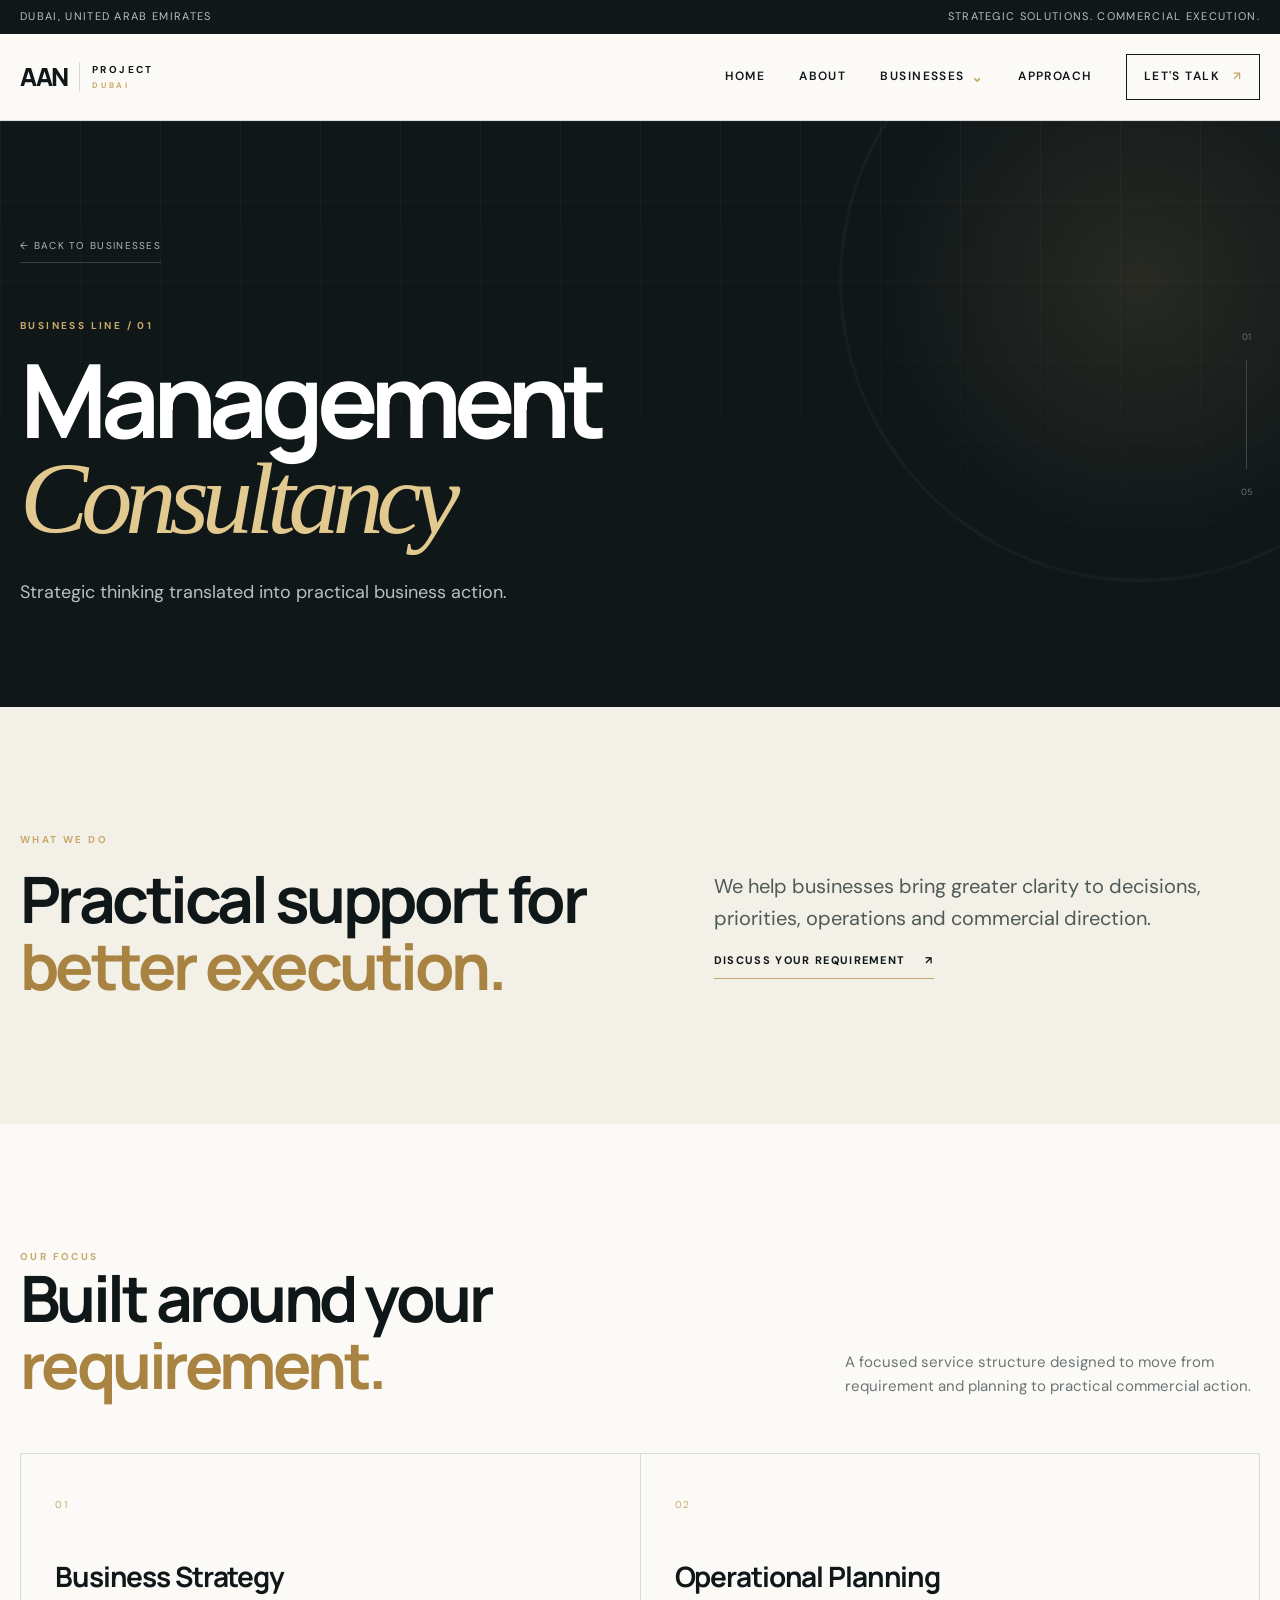
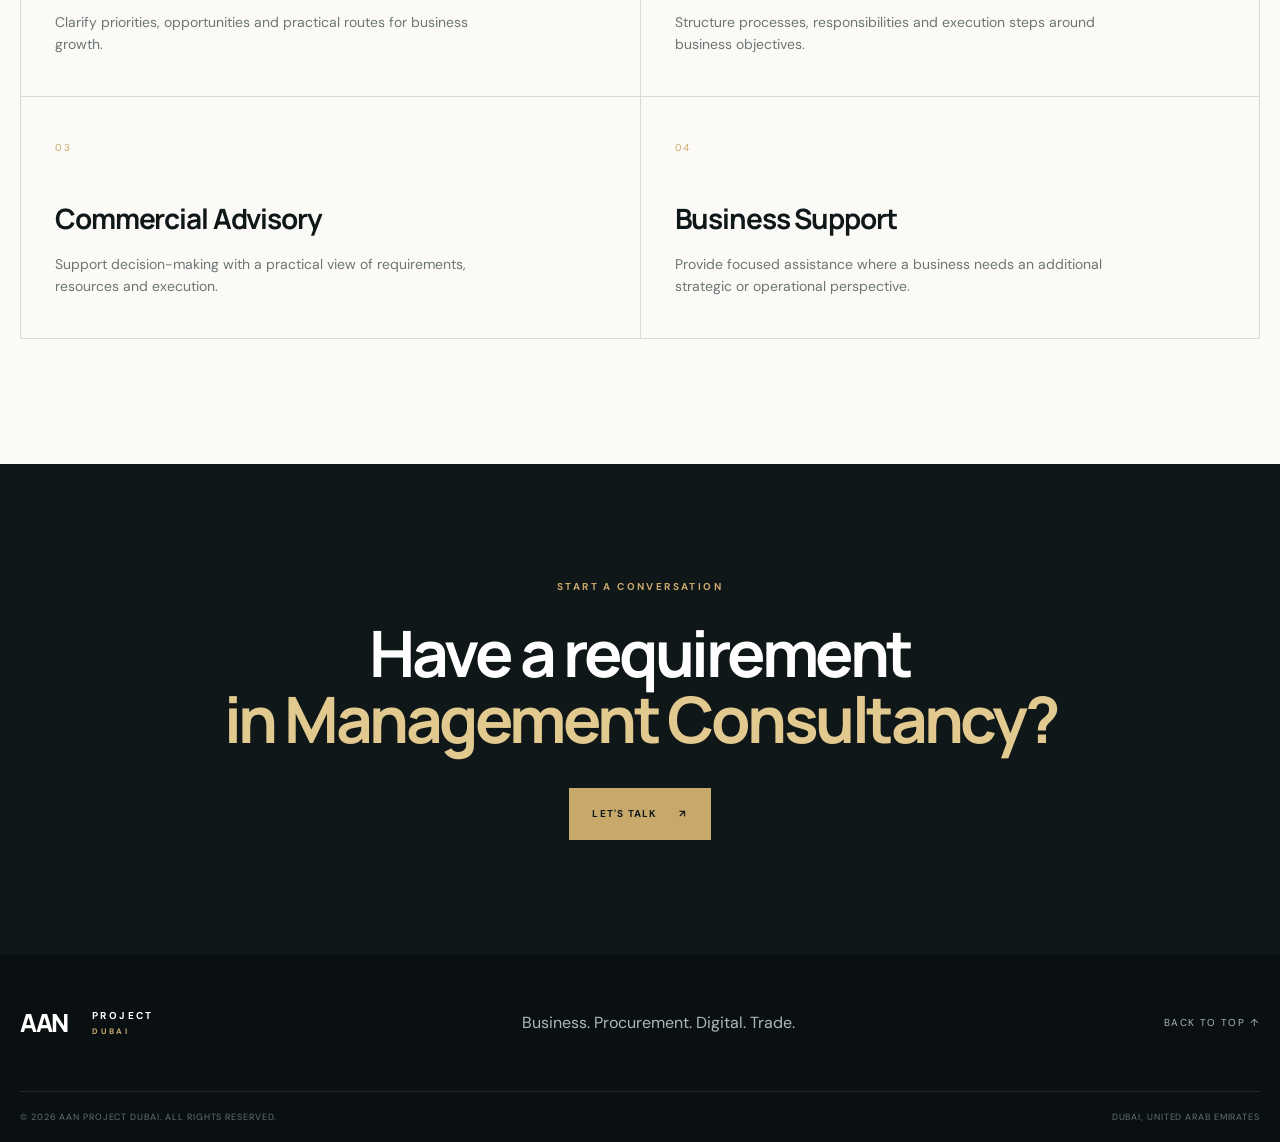
<file: management-consultancy.html>
<!DOCTYPE html>
<html lang="en">
<head>
  <meta charset="UTF-8">
  <meta name="viewport" content="width=device-width, initial-scale=1.0">
  <meta name="description" content="AAN Project Dubai — Strategic thinking translated into practical business action.">
  <title>Management Consultancy | AAN Project Dubai</title>
  <link rel="preconnect" href="https://fonts.googleapis.com">
  <link rel="preconnect" href="https://fonts.gstatic.com" crossorigin>
  <link href="https://fonts.googleapis.com/css2?family=DM+Sans:wght@400;500;600;700&family=Manrope:wght@500;600;700;800&display=swap" rel="stylesheet">
  <link rel="stylesheet" href="styles.css">
</head>
<body class="business-detail-page">
  <div class="topbar">
    <div class="container topbar-inner">
      <span>Dubai, United Arab Emirates</span>
      <span>Strategic solutions. Commercial execution.</span>
    </div>
  </div>

  <header class="site-header" id="header">
    <div class="container nav-wrap">
      <a class="brand" href="index.html" aria-label="AAN Project Dubai home">
        <span class="brand-mark">AAN</span>
        <span class="brand-name">PROJECT <small>DUBAI</small></span>
      </a>
      <button class="menu-toggle" aria-label="Open menu" aria-expanded="false">
        <span></span><span></span><span></span>
      </button>
      <nav class="nav">
        <a href="index.html">Home</a>
        <a href="index.html#about">About</a>
        <div class="nav-businesses">
          <a href="index.html#business" class="businesses-toggle">Businesses <span class="nav-chevron">⌄</span></a>
          <div class="business-dropdown">
            <a href="management-consultancy.html"><span>01</span> Management Consultancy</a>
            <a href="procurement-consultancy.html"><span>02</span> Procurement Consultancy</a>
            <a href="digital-content-management.html"><span>03</span> Digital Content Management</a>
            <a href="general-trading.html"><span>04</span> General Trading</a>
            <a href="e-commerce.html"><span>05</span> E-Commerce</a>
          </div>
        </div>
        <a href="index.html#approach">Approach</a>
        <a href="index.html#contact" class="nav-cta">Let's Talk <span>↗</span></a>
      </nav>
    </div>
  </header>

  <main>
    <section class="detail-hero">
      <div class="hero-grid"></div>
      <div class="hero-orb orb-one"></div>
      <div class="container detail-hero-inner">
        <a class="back-link" href="index.html#business">← Back to Businesses</a>
        <p class="section-kicker">BUSINESS LINE / 01</p>
        <h1>Management<br><em>Consultancy</em></h1>
        <p class="detail-lead">Strategic thinking translated into practical business action.</p>
      </div>
      <div class="hero-side"><span>01</span><div></div><span>05</span></div>
    </section>

    <section class="detail-intro section">
      <div class="container detail-intro-grid">
        <div>
          <p class="section-kicker">WHAT WE DO</p>
          <h2>Practical support for <span>better execution.</span></h2>
        </div>
        <div class="detail-copy">
          <p>We help businesses bring greater clarity to decisions, priorities, operations and commercial direction.</p>
          <a class="text-link" href="index.html#contact">Discuss your requirement <span>↗</span></a>
        </div>
      </div>
    </section>

    <section class="detail-services section">
      <div class="container">
        <div class="section-head">
          <div>
            <p class="section-kicker">OUR FOCUS</p>
            <h2>Built around your <span>requirement.</span></h2>
          </div>
          <p class="section-summary">A focused service structure designed to move from requirement and planning to practical commercial action.</p>
        </div>
        <div class="service-grid">
          <article class="service-item"><span>01</span><h3>Business Strategy</h3><p>Clarify priorities, opportunities and practical routes for business growth.</p></article><article class="service-item"><span>02</span><h3>Operational Planning</h3><p>Structure processes, responsibilities and execution steps around business objectives.</p></article><article class="service-item"><span>03</span><h3>Commercial Advisory</h3><p>Support decision-making with a practical view of requirements, resources and execution.</p></article><article class="service-item"><span>04</span><h3>Business Support</h3><p>Provide focused assistance where a business needs an additional strategic or operational perspective.</p></article>
        </div>
      </div>
    </section>

    <section class="detail-cta">
      <div class="container detail-cta-inner">
        <p class="section-kicker">START A CONVERSATION</p>
        <h2>Have a requirement<br><span>in Management Consultancy?</span></h2>
        <a href="index.html#contact" class="btn btn-primary">Let's Talk <span>↗</span></a>
      </div>
    </section>
  </main>

  <footer class="footer">
    <div class="container footer-top">
      <a class="brand" href="index.html">
        <span class="brand-mark">AAN</span>
        <span class="brand-name">PROJECT <small>DUBAI</small></span>
      </a>
      <p>Business. Procurement. Digital. Trade.</p>
      <a href="#" class="back-top">Back to top ↑</a>
    </div>
    <div class="container footer-bottom">
      <span>© 2026 AAN Project Dubai. All rights reserved.</span>
      <span>Dubai, United Arab Emirates</span>
    </div>
  </footer>
  <script src="script.js"></script>
</body>
</html>
</file>
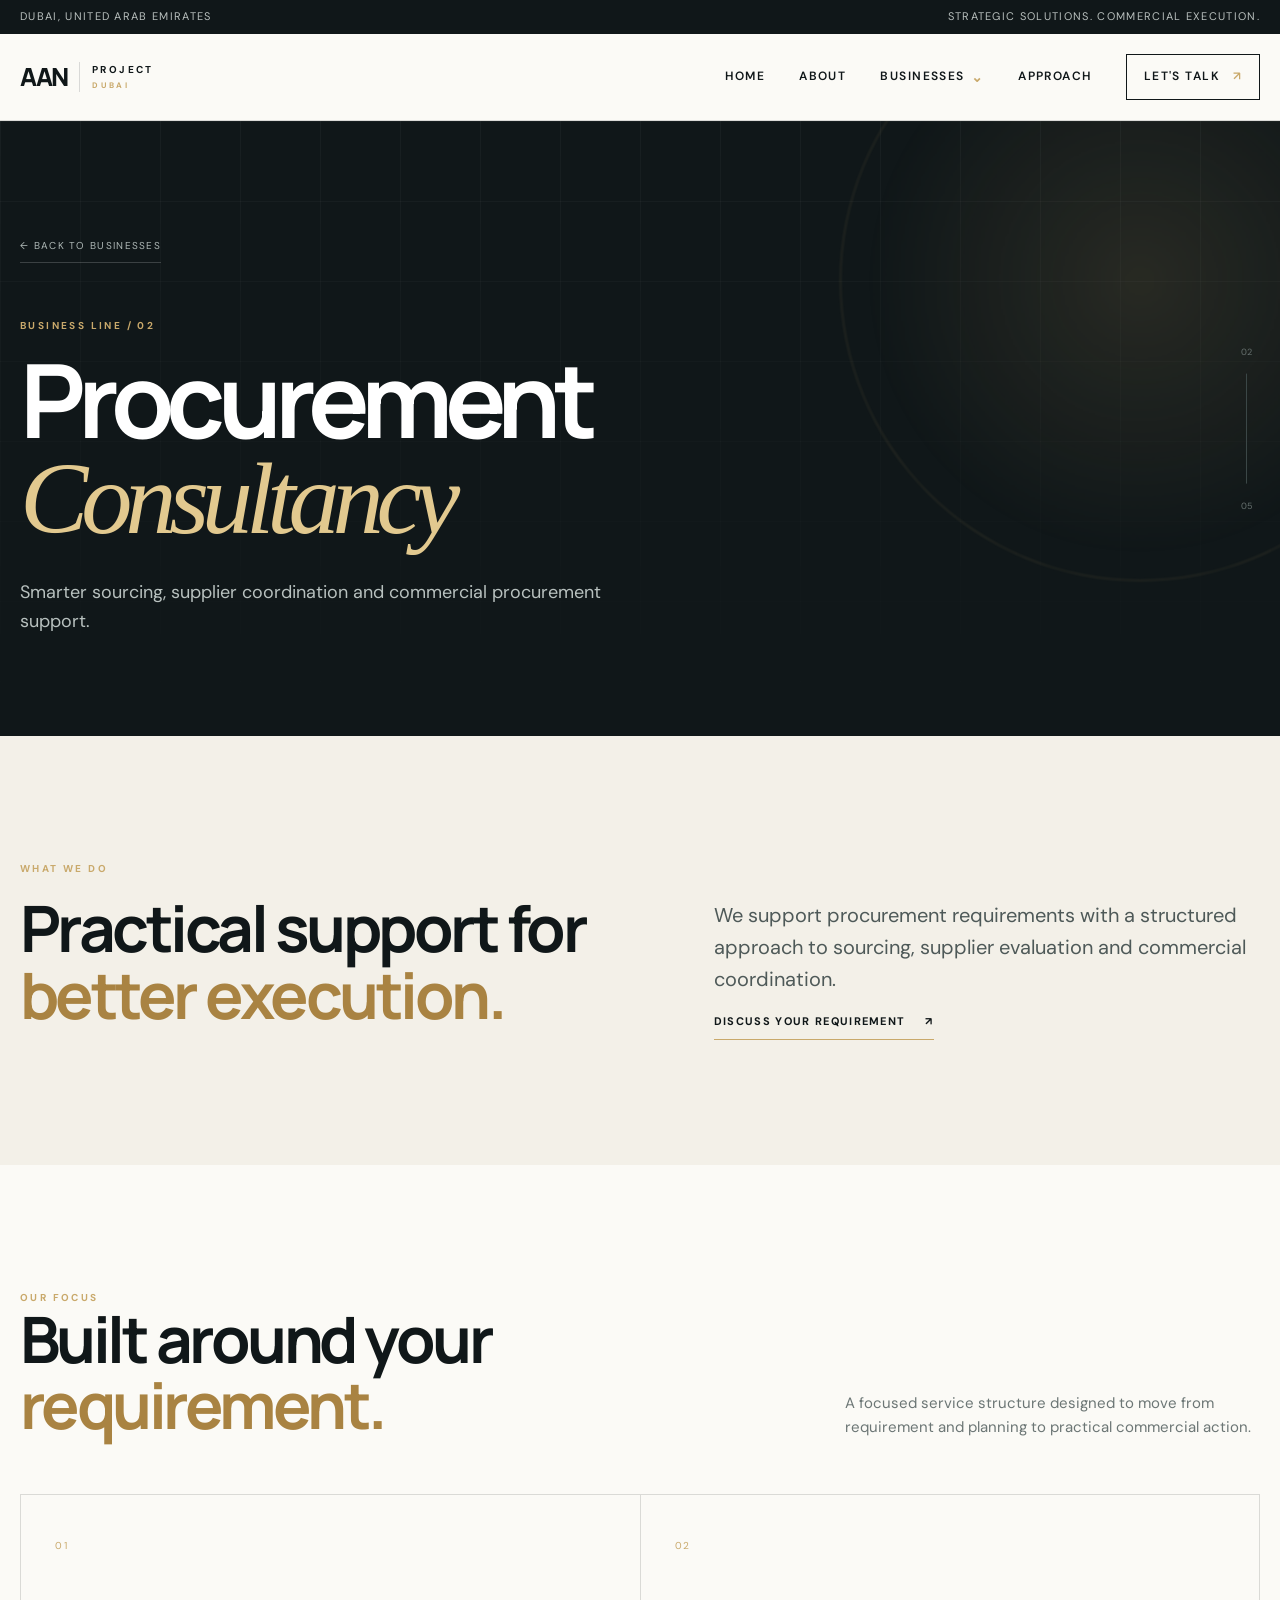
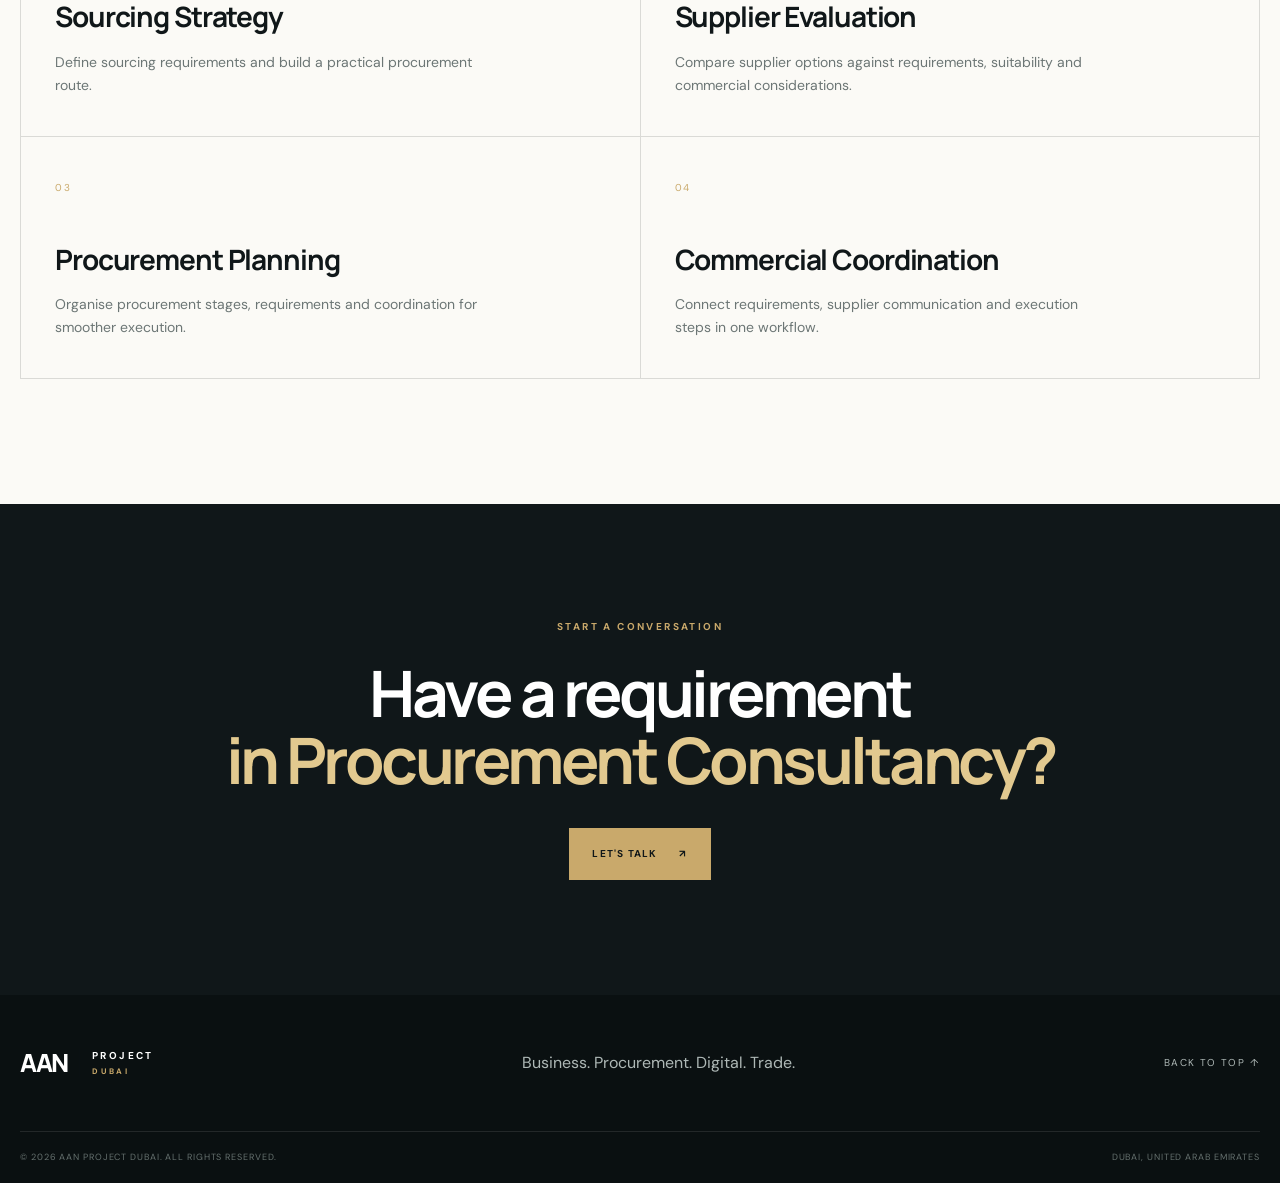
<file: procurement-consultancy.html>
<!DOCTYPE html>
<html lang="en">
<head>
  <meta charset="UTF-8">
  <meta name="viewport" content="width=device-width, initial-scale=1.0">
  <meta name="description" content="AAN Project Dubai — Smarter sourcing, supplier coordination and commercial procurement support.">
  <title>Procurement Consultancy | AAN Project Dubai</title>
  <link rel="preconnect" href="https://fonts.googleapis.com">
  <link rel="preconnect" href="https://fonts.gstatic.com" crossorigin>
  <link href="https://fonts.googleapis.com/css2?family=DM+Sans:wght@400;500;600;700&family=Manrope:wght@500;600;700;800&display=swap" rel="stylesheet">
  <link rel="stylesheet" href="styles.css">
</head>
<body class="business-detail-page">
  <div class="topbar">
    <div class="container topbar-inner">
      <span>Dubai, United Arab Emirates</span>
      <span>Strategic solutions. Commercial execution.</span>
    </div>
  </div>

  <header class="site-header" id="header">
    <div class="container nav-wrap">
      <a class="brand" href="index.html" aria-label="AAN Project Dubai home">
        <span class="brand-mark">AAN</span>
        <span class="brand-name">PROJECT <small>DUBAI</small></span>
      </a>
      <button class="menu-toggle" aria-label="Open menu" aria-expanded="false">
        <span></span><span></span><span></span>
      </button>
      <nav class="nav">
        <a href="index.html">Home</a>
        <a href="index.html#about">About</a>
        <div class="nav-businesses">
          <a href="index.html#business" class="businesses-toggle">Businesses <span class="nav-chevron">⌄</span></a>
          <div class="business-dropdown">
            <a href="management-consultancy.html"><span>01</span> Management Consultancy</a>
            <a href="procurement-consultancy.html"><span>02</span> Procurement Consultancy</a>
            <a href="digital-content-management.html"><span>03</span> Digital Content Management</a>
            <a href="general-trading.html"><span>04</span> General Trading</a>
            <a href="e-commerce.html"><span>05</span> E-Commerce</a>
          </div>
        </div>
        <a href="index.html#approach">Approach</a>
        <a href="index.html#contact" class="nav-cta">Let's Talk <span>↗</span></a>
      </nav>
    </div>
  </header>

  <main>
    <section class="detail-hero">
      <div class="hero-grid"></div>
      <div class="hero-orb orb-one"></div>
      <div class="container detail-hero-inner">
        <a class="back-link" href="index.html#business">← Back to Businesses</a>
        <p class="section-kicker">BUSINESS LINE / 02</p>
        <h1>Procurement<br><em>Consultancy</em></h1>
        <p class="detail-lead">Smarter sourcing, supplier coordination and commercial procurement support.</p>
      </div>
      <div class="hero-side"><span>02</span><div></div><span>05</span></div>
    </section>

    <section class="detail-intro section">
      <div class="container detail-intro-grid">
        <div>
          <p class="section-kicker">WHAT WE DO</p>
          <h2>Practical support for <span>better execution.</span></h2>
        </div>
        <div class="detail-copy">
          <p>We support procurement requirements with a structured approach to sourcing, supplier evaluation and commercial coordination.</p>
          <a class="text-link" href="index.html#contact">Discuss your requirement <span>↗</span></a>
        </div>
      </div>
    </section>

    <section class="detail-services section">
      <div class="container">
        <div class="section-head">
          <div>
            <p class="section-kicker">OUR FOCUS</p>
            <h2>Built around your <span>requirement.</span></h2>
          </div>
          <p class="section-summary">A focused service structure designed to move from requirement and planning to practical commercial action.</p>
        </div>
        <div class="service-grid">
          <article class="service-item"><span>01</span><h3>Sourcing Strategy</h3><p>Define sourcing requirements and build a practical procurement route.</p></article><article class="service-item"><span>02</span><h3>Supplier Evaluation</h3><p>Compare supplier options against requirements, suitability and commercial considerations.</p></article><article class="service-item"><span>03</span><h3>Procurement Planning</h3><p>Organise procurement stages, requirements and coordination for smoother execution.</p></article><article class="service-item"><span>04</span><h3>Commercial Coordination</h3><p>Connect requirements, supplier communication and execution steps in one workflow.</p></article>
        </div>
      </div>
    </section>

    <section class="detail-cta">
      <div class="container detail-cta-inner">
        <p class="section-kicker">START A CONVERSATION</p>
        <h2>Have a requirement<br><span>in Procurement Consultancy?</span></h2>
        <a href="index.html#contact" class="btn btn-primary">Let's Talk <span>↗</span></a>
      </div>
    </section>
  </main>

  <footer class="footer">
    <div class="container footer-top">
      <a class="brand" href="index.html">
        <span class="brand-mark">AAN</span>
        <span class="brand-name">PROJECT <small>DUBAI</small></span>
      </a>
      <p>Business. Procurement. Digital. Trade.</p>
      <a href="#" class="back-top">Back to top ↑</a>
    </div>
    <div class="container footer-bottom">
      <span>© 2026 AAN Project Dubai. All rights reserved.</span>
      <span>Dubai, United Arab Emirates</span>
    </div>
  </footer>
  <script src="script.js"></script>
</body>
</html>
</file>
<file: styles.css>
/* AAN PROJECT DUBAI — Corporate / Editorial Design */
:root{
  --ink:#101719;
  --ink-2:#182326;
  --cream:#f3f0e8;
  --paper:#fbfaf6;
  --muted:#7c8584;
  --line:rgba(16,23,25,.14);
  --gold:#c9a96b;
  --gold-light:#e2c98f;
  --white:#fff;
  --max:1240px;
  --radius:4px;
}
*{box-sizing:border-box;margin:0;padding:0}
html{scroll-behavior:smooth}
body{font-family:"DM Sans",sans-serif;background:var(--paper);color:var(--ink);line-height:1.6}
a{text-decoration:none;color:inherit}
button,input,select,textarea{font:inherit}
.container{width:min(calc(100% - 56px),var(--max));margin:auto}
.topbar{background:var(--ink);color:#b9c0be;font-size:11px;letter-spacing:.12em;text-transform:uppercase}
.topbar-inner{height:34px;display:flex;justify-content:space-between;align-items:center}
.site-header{position:sticky;top:0;z-index:50;background:rgba(251,250,246,.94);backdrop-filter:blur(16px);border-bottom:1px solid var(--line)}
.nav-wrap{height:86px;display:flex;align-items:center;justify-content:space-between}
.brand{display:flex;align-items:center;gap:12px}
.brand-mark{font-family:Manrope,sans-serif;font-weight:800;font-size:25px;letter-spacing:-.08em}
.brand-name{font-size:10px;letter-spacing:.24em;font-weight:700;border-left:1px solid var(--line);padding-left:12px}
.brand-name small{display:block;font-size:8px;letter-spacing:.35em;color:var(--gold);margin-top:1px}
.nav{display:flex;align-items:center;gap:34px;font-size:12px;text-transform:uppercase;letter-spacing:.12em;font-weight:600}
.nav a{transition:.25s}
.nav a:hover{color:#a07b37}
.nav-cta{border:1px solid var(--ink);padding:12px 17px}
.nav-cta span{color:var(--gold);margin-left:8px}
.menu-toggle{display:none;background:none;border:0}
.hero{min-height:calc(100vh - 120px);background:var(--ink);color:var(--white);position:relative;overflow:hidden;display:flex;align-items:center}
.hero-grid{position:absolute;inset:0;background-image:linear-gradient(rgba(255,255,255,.035) 1px,transparent 1px),linear-gradient(90deg,rgba(255,255,255,.035) 1px,transparent 1px);background-size:80px 80px;mask-image:linear-gradient(to bottom,black,transparent)}
.hero-orb{position:absolute;border-radius:50%;filter:blur(1px);border:1px solid rgba(201,169,107,.18)}
.orb-one{width:600px;height:600px;right:-160px;top:-140px;background:radial-gradient(circle,rgba(201,169,107,.13),transparent 65%)}
.orb-two{width:320px;height:320px;left:45%;bottom:-200px;background:radial-gradient(circle,rgba(201,169,107,.1),transparent 65%)}
.hero-content{position:relative;padding:90px 0 80px}
.eyebrow,.section-kicker{font-size:10px;letter-spacing:.24em;text-transform:uppercase;color:var(--gold);font-weight:700}
.eyebrow{display:flex;align-items:center;gap:10px;margin-bottom:26px}
.eyebrow span{width:34px;height:1px;background:var(--gold)}
.hero h1{font-family:Manrope,sans-serif;font-size:clamp(52px,7.4vw,104px);line-height:.98;letter-spacing:-.065em;max-width:930px}
.hero h1 em{font-family:Georgia,serif;color:var(--gold-light);font-weight:400}
.hero-copy{max-width:650px;color:#bac2c1;font-size:16px;margin-top:30px}
.hero-actions{display:flex;gap:13px;margin-top:34px}
.btn{display:inline-flex;align-items:center;justify-content:center;gap:22px;min-height:52px;padding:0 22px;border:1px solid transparent;text-transform:uppercase;letter-spacing:.12em;font-size:10px;font-weight:700;cursor:pointer;transition:.25s}
.btn-primary{background:var(--gold);color:var(--ink)}
.btn-primary:hover{background:var(--gold-light);transform:translateY(-2px)}
.btn-ghost{border-color:rgba(255,255,255,.3);color:white}
.btn-ghost:hover{border-color:var(--gold);color:var(--gold)}
.hero-note{display:flex;align-items:center;gap:16px;color:#818d8b;font-size:10px;letter-spacing:.12em;text-transform:uppercase;margin-top:70px}
.note-line{width:60px;height:1px;background:#4c5858}
.hero-side{position:absolute;right:28px;top:50%;transform:translateY(-50%);display:flex;flex-direction:column;align-items:center;gap:15px;color:#67716f;font-size:9px}
.hero-side div{height:110px;width:1px;background:#3b4747}
.section{padding:125px 0}
.intro{background:var(--cream)}
.intro-grid{display:grid;grid-template-columns:1.1fr .9fr;gap:90px}
h2{font-family:Manrope,sans-serif;font-size:clamp(42px,5vw,72px);line-height:1.04;letter-spacing:-.055em}
h2 span{color:#a98342}
.intro h2{margin-top:18px}
.intro-copy{padding-top:38px;max-width:560px}
.intro-copy p{font-size:18px;color:#4e5958;margin-bottom:20px}
.text-link{display:inline-flex;gap:20px;margin-top:18px;font-size:11px;font-weight:700;text-transform:uppercase;letter-spacing:.12em;border-bottom:1px solid var(--gold);padding-bottom:8px}
.business{background:var(--paper)}
.section-head{display:grid;grid-template-columns:1fr .55fr;gap:70px;align-items:end;margin-bottom:55px}
.section-summary{color:#6c7675;max-width:420px;font-size:15px}
.business-list{display:grid;grid-template-columns:repeat(4,1fr);gap:14px}
.business-card{min-height:390px;background:#fff;border:1px solid var(--line);padding:28px;display:flex;flex-direction:column;position:relative;overflow:hidden;transition:.35s}
.business-card:hover{transform:translateY(-6px);box-shadow:0 18px 45px rgba(16,23,25,.09)}
.business-card.featured{background:var(--ink);color:white}
.business-card.wide{grid-column:span 2;min-height:270px}
.card-number{font-size:10px;color:#8b9492;letter-spacing:.14em}
.card-icon{font-size:30px;color:var(--gold);margin-top:38px}
.business-card h3{font-family:Manrope,sans-serif;font-size:29px;line-height:1.02;letter-spacing:-.045em;margin-top:20px}
.business-card p{font-size:13px;color:#6c7675;margin-top:16px;max-width:310px}
.featured p{color:#aeb7b5}
.card-bottom{margin-top:auto;padding-top:20px;border-top:1px solid var(--line);display:flex;justify-content:space-between;font-size:9px;text-transform:uppercase;letter-spacing:.12em;color:#7b8583}
.featured .card-bottom{border-color:rgba(255,255,255,.14);color:#8e9997}
.statement{background:var(--ink);color:white;padding:135px 0}
.statement h2{font-size:clamp(48px,7vw,100px);margin-top:28px}
.statement i{font-family:Georgia,serif;color:var(--gold-light);font-weight:400}
.approach{background:var(--cream)}
.process{display:grid;grid-template-columns:repeat(4,1fr);border-top:1px solid var(--line);margin-top:60px}
.process-item{padding:28px 25px 10px;border-right:1px solid var(--line);min-height:220px}
.process-item:last-child{border-right:0}
.process-item>span{font-size:10px;color:var(--gold);letter-spacing:.16em}
.process-item h3{font-family:Manrope,sans-serif;font-size:24px;margin-top:35px}
.process-item p{font-size:13px;color:#697271;margin-top:10px;max-width:230px}
.contact{background:var(--paper)}
.contact-box{display:grid;grid-template-columns:1fr .8fr;background:var(--ink);color:white}
.contact-copy{padding:65px}
.contact-copy h2{margin-top:22px;font-size:clamp(40px,4.7vw,67px)}
.contact-copy>p:not(.section-kicker){color:#9fa9a7;max-width:520px;margin-top:25px}
.contact-meta{display:flex;gap:55px;margin-top:50px}
.contact-meta small{display:block;color:#71807d;font-size:9px;letter-spacing:.15em;text-transform:uppercase}
.contact-meta strong{display:block;margin-top:7px;font-size:13px;font-weight:500}
.contact-form{background:#f0ede5;color:var(--ink);padding:65px;display:flex;flex-direction:column;gap:17px}
.contact-form label{font-size:10px;letter-spacing:.1em;text-transform:uppercase;font-weight:700}
.contact-form input,.contact-form select,.contact-form textarea{display:block;width:100%;border:0;border-bottom:1px solid #c8c4ba;background:transparent;padding:13px 0 10px;outline:none;color:var(--ink);resize:vertical}
.contact-form input:focus,.contact-form select:focus,.contact-form textarea:focus{border-color:var(--gold)}
.contact-form .submit{margin-top:8px;align-self:flex-start}
.form-note{font-size:10px;color:#858b87}
.footer{background:#0a1011;color:#aeb8b6}
.footer-top{display:flex;align-items:center;justify-content:space-between;padding:48px 0;border-bottom:1px solid rgba(255,255,255,.1)}
.footer-top .brand{color:white}
.back-top{font-size:10px;text-transform:uppercase;letter-spacing:.14em}
.footer-bottom{display:flex;justify-content:space-between;padding:18px 0;font-size:9px;text-transform:uppercase;letter-spacing:.1em;color:#66716f}
@media(max-width:900px){
  .container{width:min(calc(100% - 36px),var(--max))}
  .topbar-inner span:last-child{display:none}
  .nav{position:absolute;top:86px;left:0;right:0;background:var(--paper);display:none;flex-direction:column;align-items:stretch;padding:18px 25px;border-bottom:1px solid var(--line);gap:0}
  .nav.open{display:flex}
  .nav a{padding:15px 0;border-bottom:1px solid var(--line)}
  .nav-cta{border:0;padding:15px 0}
  .menu-toggle{display:flex;flex-direction:column;gap:5px}
  .menu-toggle span{display:block;width:25px;height:1px;background:var(--ink);transition:.25s}
  .menu-toggle.active span:nth-child(1){transform:translateY(6px) rotate(45deg)}
  .menu-toggle.active span:nth-child(2){opacity:0}
  .menu-toggle.active span:nth-child(3){transform:translateY(-6px) rotate(-45deg)}
  .hero{min-height:calc(100vh - 120px)}
  .hero-content{padding:70px 0}
  .hero-side{display:none}
  .hero-note{flex-wrap:wrap;margin-top:50px}
  .intro-grid,.section-head,.contact-box{grid-template-columns:1fr;gap:35px}
  .intro-copy{padding-top:0}
  .business-list{grid-template-columns:repeat(2,1fr)}
  .business-card.wide{grid-column:span 2}
  .process{grid-template-columns:repeat(2,1fr)}
  .process-item:nth-child(2){border-right:0}
  .process-item:nth-child(-n+2){border-bottom:1px solid var(--line)}
  .contact-copy,.contact-form{padding:42px 32px}
}
@media(max-width:560px){
  .nav-wrap{height:76px}
  .nav{top:76px}
  .brand-name{font-size:8px}
  .hero h1{font-size:49px}
  .hero-copy{font-size:14px}
  .hero-actions{flex-direction:column;align-items:stretch}
  .section{padding:85px 0}
  .business-list{grid-template-columns:1fr}
  .business-card,.business-card.wide{grid-column:auto;min-height:340px}
  .process{grid-template-columns:1fr}
  .process-item{border-right:0!important;border-bottom:1px solid var(--line)}
  .process-item:last-child{border-bottom:0}
  .contact-meta{flex-direction:column;gap:20px}
  .footer-top,.footer-bottom{flex-direction:column;align-items:flex-start;gap:20px}
}


/* Business navigation dropdown */
.nav-businesses{position:relative;display:flex;align-items:center}
.businesses-toggle{display:flex;align-items:center;gap:6px}
.nav-chevron{font-size:14px;line-height:1;color:var(--gold)}
.business-dropdown{
  position:absolute;top:calc(100% + 27px);right:-18px;width:310px;
  background:rgba(251,250,246,.98);border:1px solid var(--line);
  box-shadow:0 20px 50px rgba(16,23,25,.14);padding:8px;
  opacity:0;visibility:hidden;transform:translateY(8px);
  transition:.25s;z-index:100;
}
.nav-businesses:hover .business-dropdown,
.nav-businesses:focus-within .business-dropdown{opacity:1;visibility:visible;transform:translateY(0)}
.business-dropdown a{
  display:grid;grid-template-columns:30px 1fr;gap:10px;
  padding:13px 12px;border-bottom:1px solid var(--line);
  font-size:10px;letter-spacing:.08em;text-transform:uppercase;
}
.business-dropdown a:last-child{border-bottom:0}
.business-dropdown a:hover{background:var(--cream);color:#9a7739}
.business-dropdown a span{color:var(--gold);font-size:9px}
.business-card-link{color:inherit;cursor:pointer}
.business-card-link h3,.business-card-link p{color:inherit}
.business-card-link p{color:#6c7675}
.business-card-link.featured p{color:#aeb7b5}

/* Business detail pages */
.detail-hero{
  min-height:64vh;background:var(--ink);color:white;position:relative;
  overflow:hidden;display:flex;align-items:center;
}
.detail-hero-inner{position:relative;padding:110px 0 100px}
.back-link{
  display:inline-flex;align-items:center;gap:10px;color:#aeb8b6;
  font-size:10px;text-transform:uppercase;letter-spacing:.13em;
  margin-bottom:55px;border-bottom:1px solid rgba(255,255,255,.18);padding-bottom:8px;
}
.back-link:hover{color:var(--gold)}
.detail-hero h1{
  font-family:Manrope,sans-serif;font-size:clamp(58px,8vw,112px);
  line-height:.93;letter-spacing:-.07em;max-width:950px;margin-top:18px;
}
.detail-hero h1 em{font-family:Georgia,serif;color:var(--gold-light);font-weight:400}
.detail-lead{max-width:650px;color:#b8c1bf;font-size:18px;margin-top:32px}
.detail-intro{background:var(--cream)}
.detail-intro-grid{display:grid;grid-template-columns:1.05fr .95fr;gap:90px}
.detail-intro h2{margin-top:18px}
.detail-copy{padding-top:38px;max-width:590px}
.detail-copy p{font-size:20px;color:#4e5958}
.detail-services{background:var(--paper)}
.service-grid{
  display:grid;grid-template-columns:repeat(2,1fr);
  border-top:1px solid var(--line);border-left:1px solid var(--line);
}
.service-item{padding:36px 34px 40px;border-right:1px solid var(--line);border-bottom:1px solid var(--line);min-height:230px}
.service-item>span{font-size:10px;color:var(--gold);letter-spacing:.16em}
.service-item h3{font-family:Manrope,sans-serif;font-size:28px;letter-spacing:-.04em;margin-top:38px}
.service-item p{font-size:14px;color:#6c7675;max-width:440px;margin-top:12px}
.detail-cta{background:var(--ink);color:white;padding:115px 0}
.detail-cta-inner{text-align:center}
.detail-cta h2{margin:25px auto 35px;max-width:850px}
.detail-cta h2 span{color:var(--gold-light)}
.detail-cta .btn{margin:auto}
.detail-hero .hero-side{z-index:2}

@media(max-width:900px){
  .nav-businesses{display:block}
  .business-dropdown{
    position:static;width:100%;box-shadow:none;border:0;border-top:1px solid var(--line);
    display:none;opacity:1;visibility:visible;transform:none;background:transparent;padding:0;
  }
  .nav-businesses.open .business-dropdown{display:block}
  .business-dropdown a{padding:12px 8px}
  .detail-hero{min-height:58vh}
  .detail-hero-inner{padding:80px 0 75px}
  .back-link{margin-bottom:42px}
  .detail-lead{font-size:16px}
  .detail-intro-grid{grid-template-columns:1fr;gap:30px}
  .detail-copy{padding-top:0}
  .service-grid{grid-template-columns:1fr}
  .service-item{min-height:auto;padding:30px 24px}
}


/* =========================================================
   RESPONSIVE / TABLET / MOBILE POLISH
   ========================================================= */

html { overflow-x: hidden; }
body { overflow-x: hidden; }
img, svg, video { max-width: 100%; height: auto; }
.container { width: min(100% - 40px, 1240px); }

@media (max-width: 1100px) {
  .container { width: min(100% - 48px, 980px); }
  .nav { gap: 20px; }
  .nav > a, .businesses-toggle { font-size: 9px; }
  .hero-content { max-width: 700px; }
  .business-list { grid-template-columns: repeat(2, 1fr); }
}

@media (max-width: 900px) {
  .container { width: min(100% - 36px, 760px); }

  /* Header */
  .site-header { position: relative; }
  .nav-wrap { min-height: 76px; }
  .menu-toggle {
    display: flex !important;
    position: relative;
    z-index: 120;
  }
  .nav {
    position: absolute;
    left: 18px;
    right: 18px;
    top: calc(100% + 1px);
    display: none;
    flex-direction: column;
    align-items: stretch;
    gap: 0;
    padding: 14px;
    background: rgba(251,250,246,.98);
    border: 1px solid var(--line);
    box-shadow: 0 18px 40px rgba(16,23,25,.14);
    z-index: 110;
  }
  .nav.open { display: flex; }
  .nav > a,
  .businesses-toggle {
    min-height: 48px;
    display: flex;
    align-items: center;
    padding: 0 12px;
    font-size: 10px;
    border-bottom: 1px solid var(--line);
  }
  .nav > a:last-child { border-bottom: 0; }
  .nav .nav-cta { margin-top: 10px; justify-content: center; border: 0; }
  .nav-businesses { width: 100%; }
  .nav-businesses .businesses-toggle { width: 100%; justify-content: space-between; }

  /* Mobile dropdown */
  .business-dropdown {
    position: static;
    width: 100%;
    max-height: 0;
    overflow: hidden;
    display: block !important;
    opacity: 1;
    visibility: visible;
    transform: none;
    box-shadow: none;
    border: 0;
    padding: 0;
    transition: max-height .28s ease;
  }
  .nav-businesses.open .business-dropdown {
    max-height: 360px;
    padding: 4px 0;
  }
  .business-dropdown a {
    min-height: 43px;
    display: grid;
    align-items: center;
    grid-template-columns: 30px 1fr;
    padding: 8px 10px;
    font-size: 9px;
  }

  /* Hero */
  .hero { min-height: 620px; }
  .hero-content { padding: 90px 0 80px; }
  .hero h1 { font-size: clamp(48px, 9vw, 78px); }
  .hero p { max-width: 620px; font-size: 16px; }
  .hero-actions { flex-wrap: wrap; }
  .hero-side { display: none; }

  /* General sections */
  .section { padding: 82px 0; }
  .section-head,
  .about-grid,
  .detail-intro-grid {
    grid-template-columns: 1fr;
    gap: 30px;
  }
  .section-summary { max-width: 620px; }
  .business-list { grid-template-columns: 1fr 1fr; }
  .business-card { min-height: 300px; }
  .business-card.wide { grid-column: auto; }
  .process-grid { grid-template-columns: 1fr 1fr; }
  .contact-grid { grid-template-columns: 1fr; gap: 50px; }
  .footer-top { grid-template-columns: 1fr; gap: 24px; }

  /* Detail pages */
  .detail-hero-inner { padding: 76px 0 72px; }
  .detail-hero h1 { font-size: clamp(52px, 10vw, 84px); }
  .detail-services .section-head { grid-template-columns: 1fr; }
}

@media (max-width: 640px) {
  .container { width: calc(100% - 28px); }
  .topbar-inner { min-height: 34px; font-size: 8px; }
  .topbar-inner span:last-child { display: none; }

  .brand-mark { font-size: 24px; }
  .brand-name { font-size: 9px; }
  .brand-name small { font-size: 7px; }

  .nav-wrap { min-height: 68px; }
  .nav { left: 8px; right: 8px; }
  .menu-toggle { width: 42px; height: 42px; }

  .hero { min-height: 590px; }
  .hero-content { padding: 72px 0 60px; }
  .section-kicker { font-size: 8px; letter-spacing: .16em; }
  .hero h1 { font-size: clamp(42px, 14vw, 62px); line-height: .94; }
  .hero p { font-size: 15px; line-height: 1.6; }
  .hero-actions { flex-direction: column; align-items: stretch; max-width: 310px; }
  .btn { width: 100%; justify-content: center; }

  h2 { font-size: clamp(36px, 11vw, 52px); }
  .section { padding: 68px 0; }

  .business-list,
  .process-grid,
  .service-grid {
    grid-template-columns: 1fr;
  }
  .business-card,
  .business-card.wide { min-height: 270px; }
  .business-card h3 { font-size: 29px; }
  .business-card .card-number { font-size: 10px; }

  .about-copy p,
  .detail-copy p { font-size: 17px; }

  .contact-form { padding: 24px 18px; }
  .form-grid { grid-template-columns: 1fr; }
  .form-group.full { grid-column: auto; }
  input, textarea, select { font-size: 16px; } /* prevents iOS zoom */

  .footer-bottom { flex-direction: column; align-items: flex-start; gap: 10px; }

  /* Business detail mobile */
  .detail-hero { min-height: 560px; }
  .detail-hero-inner { padding: 62px 0 64px; }
  .back-link { margin-bottom: 34px; font-size: 8px; }
  .detail-hero h1 { font-size: clamp(45px, 13vw, 65px); }
  .detail-lead { font-size: 15px; line-height: 1.65; margin-top: 24px; }
  .detail-intro-grid { gap: 22px; }
  .detail-copy { padding-top: 0; }
  .service-item { min-height: 0; padding: 27px 20px 30px; }
  .service-item h3 { font-size: 23px; margin-top: 28px; }
  .service-item p { font-size: 13px; line-height: 1.65; }
  .detail-cta { padding: 78px 0; }
  .detail-cta h2 { font-size: clamp(35px, 10vw, 50px); }

  /* Keep decorative elements from causing horizontal overflow */
  .hero-orb, .hero-grid, .detail-hero .hero-side { pointer-events: none; }
}

@media (max-width: 420px) {
  .container { width: calc(100% - 24px); }
  .brand-name { display: none; }
  .hero { min-height: 560px; }
  .hero h1 { font-size: 42px; }
  .business-card { min-height: 245px; padding: 24px 20px; }
  .business-card h3 { font-size: 25px; }
  .business-card p { font-size: 12px; }
  .detail-hero h1 { font-size: 43px; }
}

@media (orientation: landscape) and (max-height: 560px) and (max-width: 900px) {
  .hero { min-height: 540px; }
  .hero-content { padding-top: 55px; padding-bottom: 45px; }
  .detail-hero { min-height: 500px; }
  .detail-hero-inner { padding-top: 48px; padding-bottom: 48px; }
}
</file>
